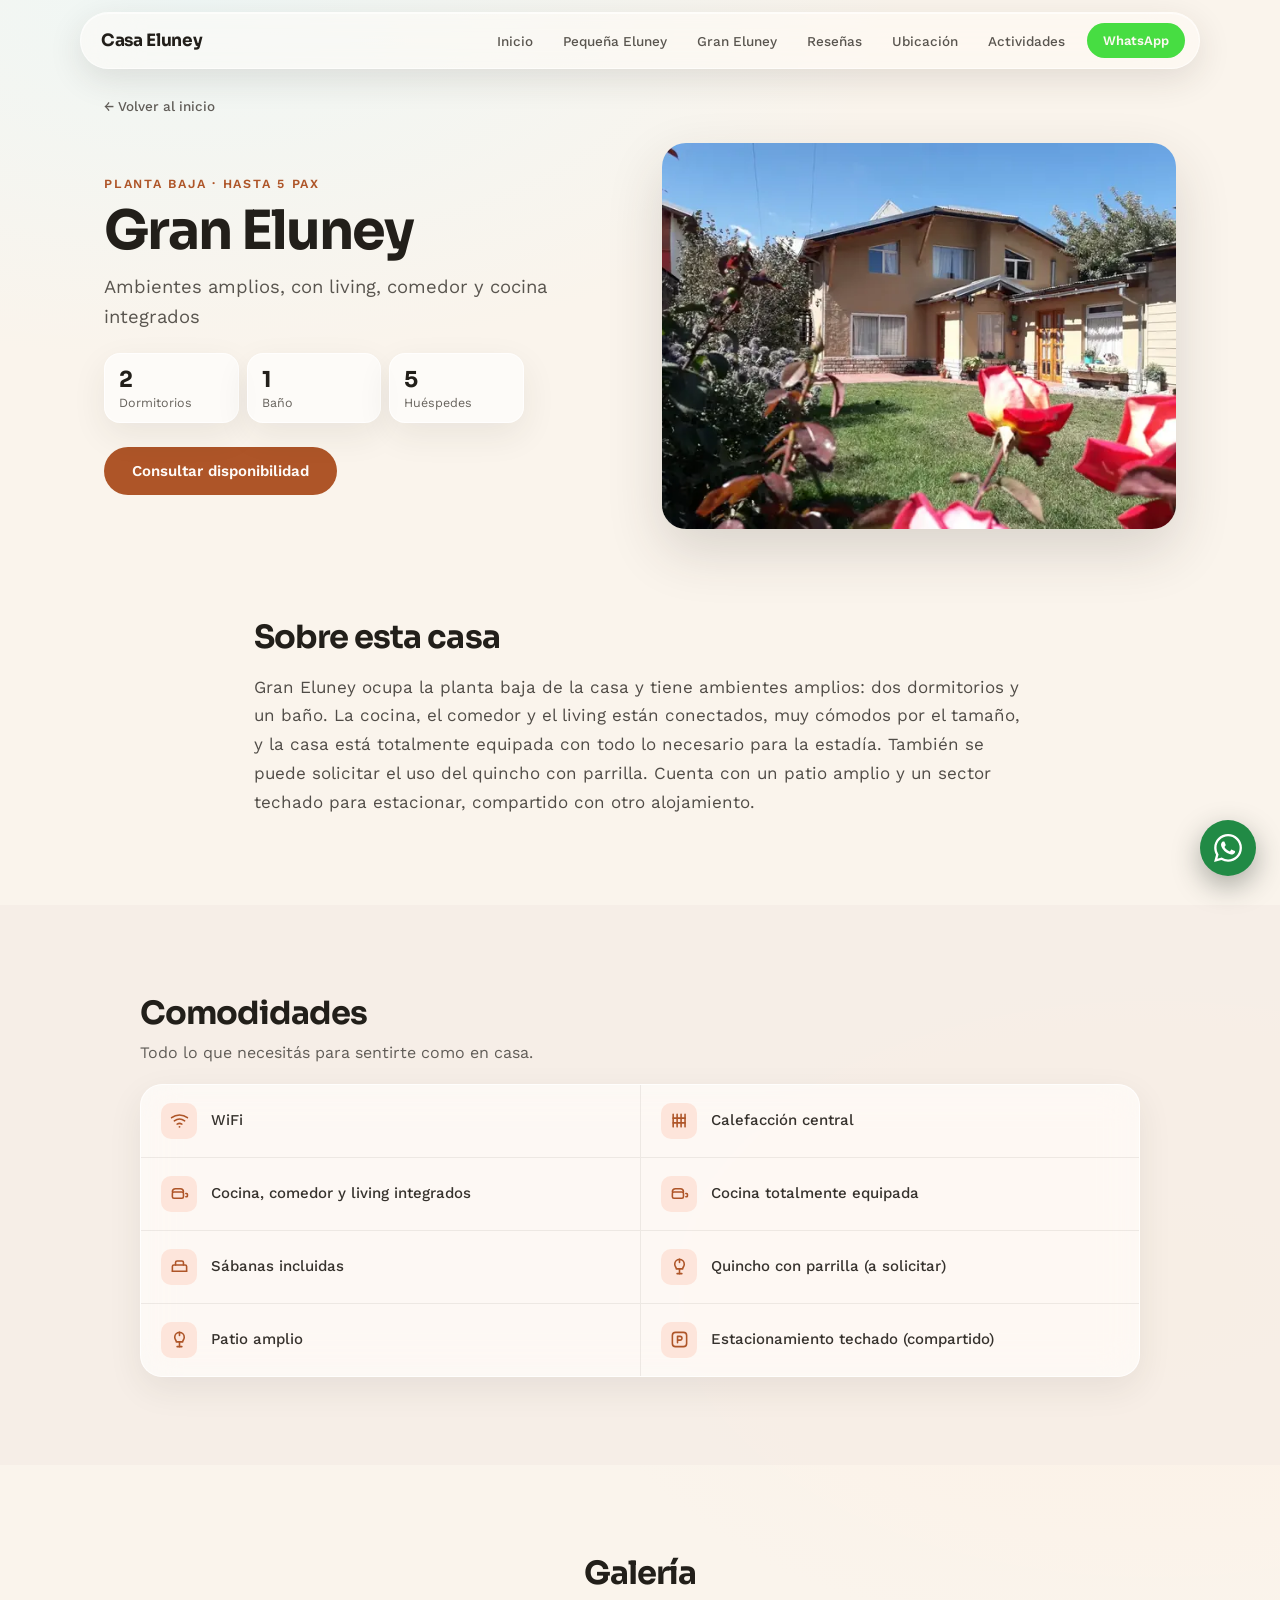
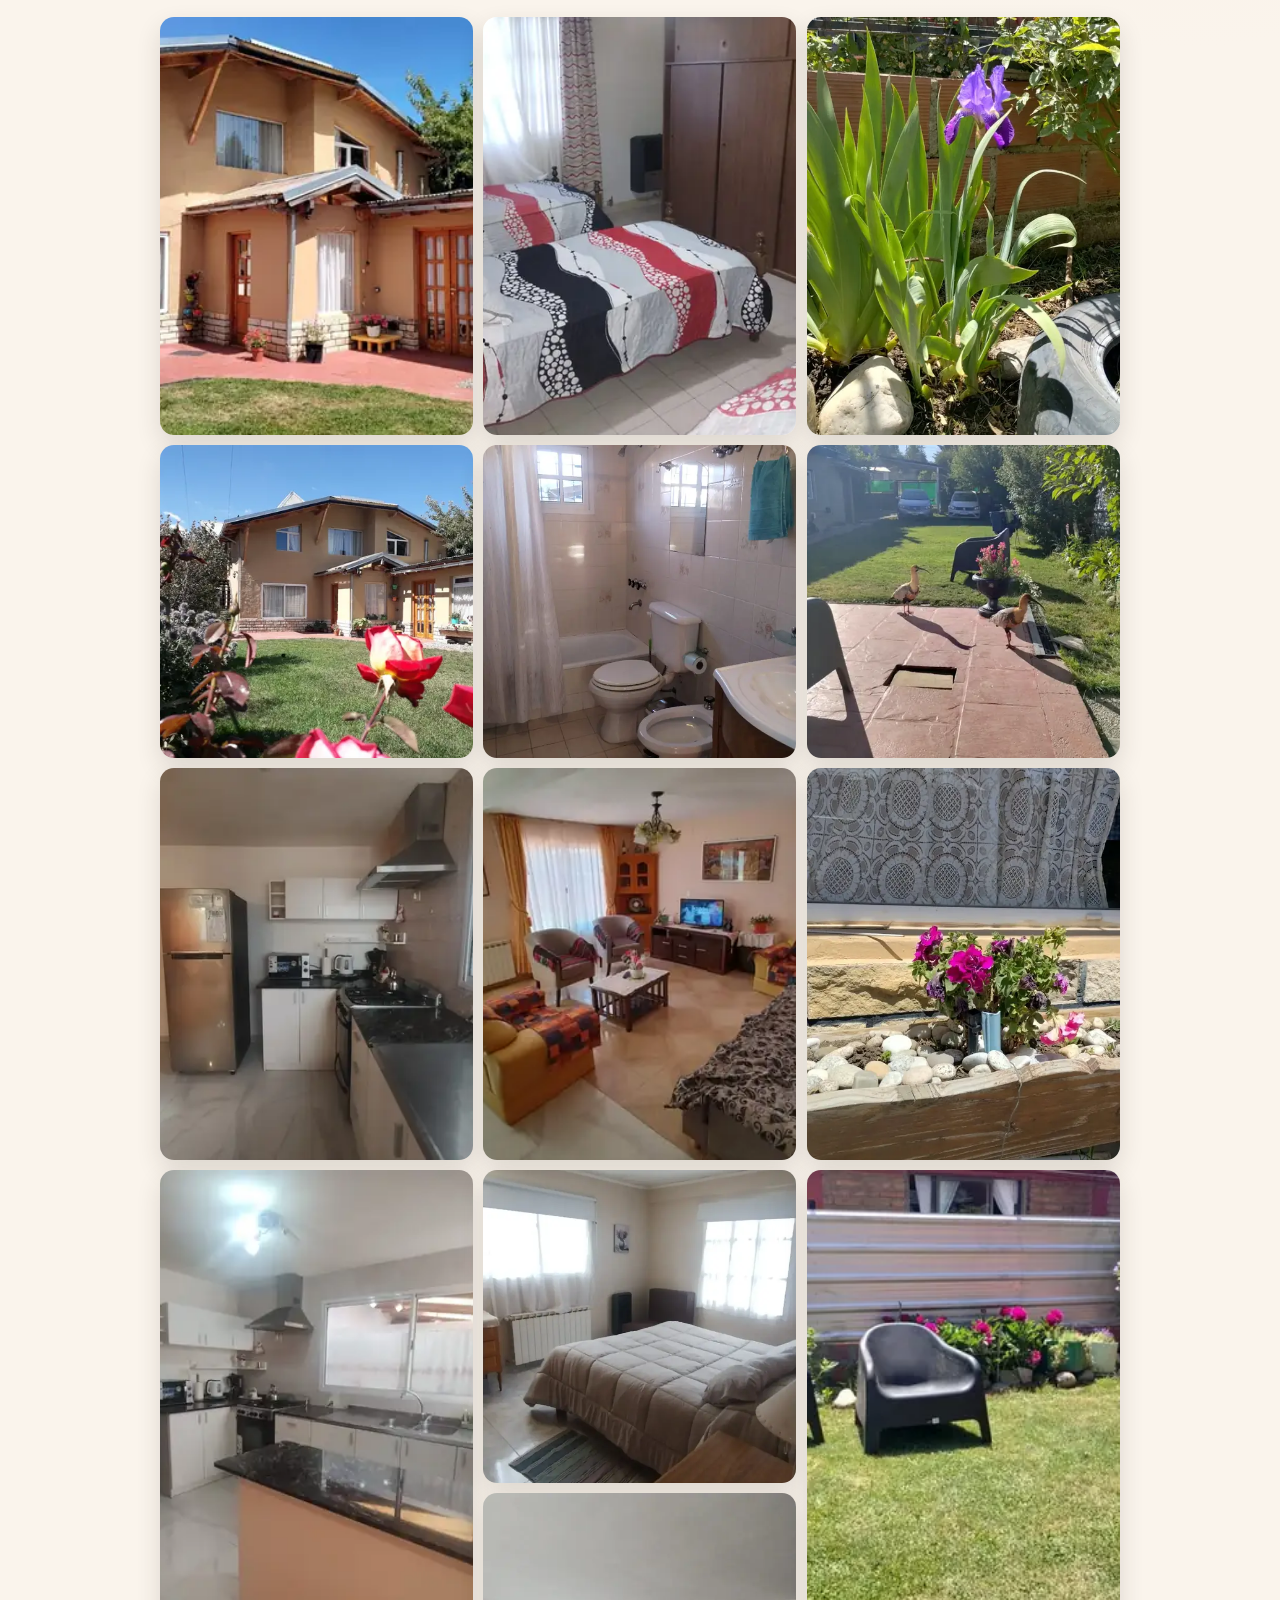
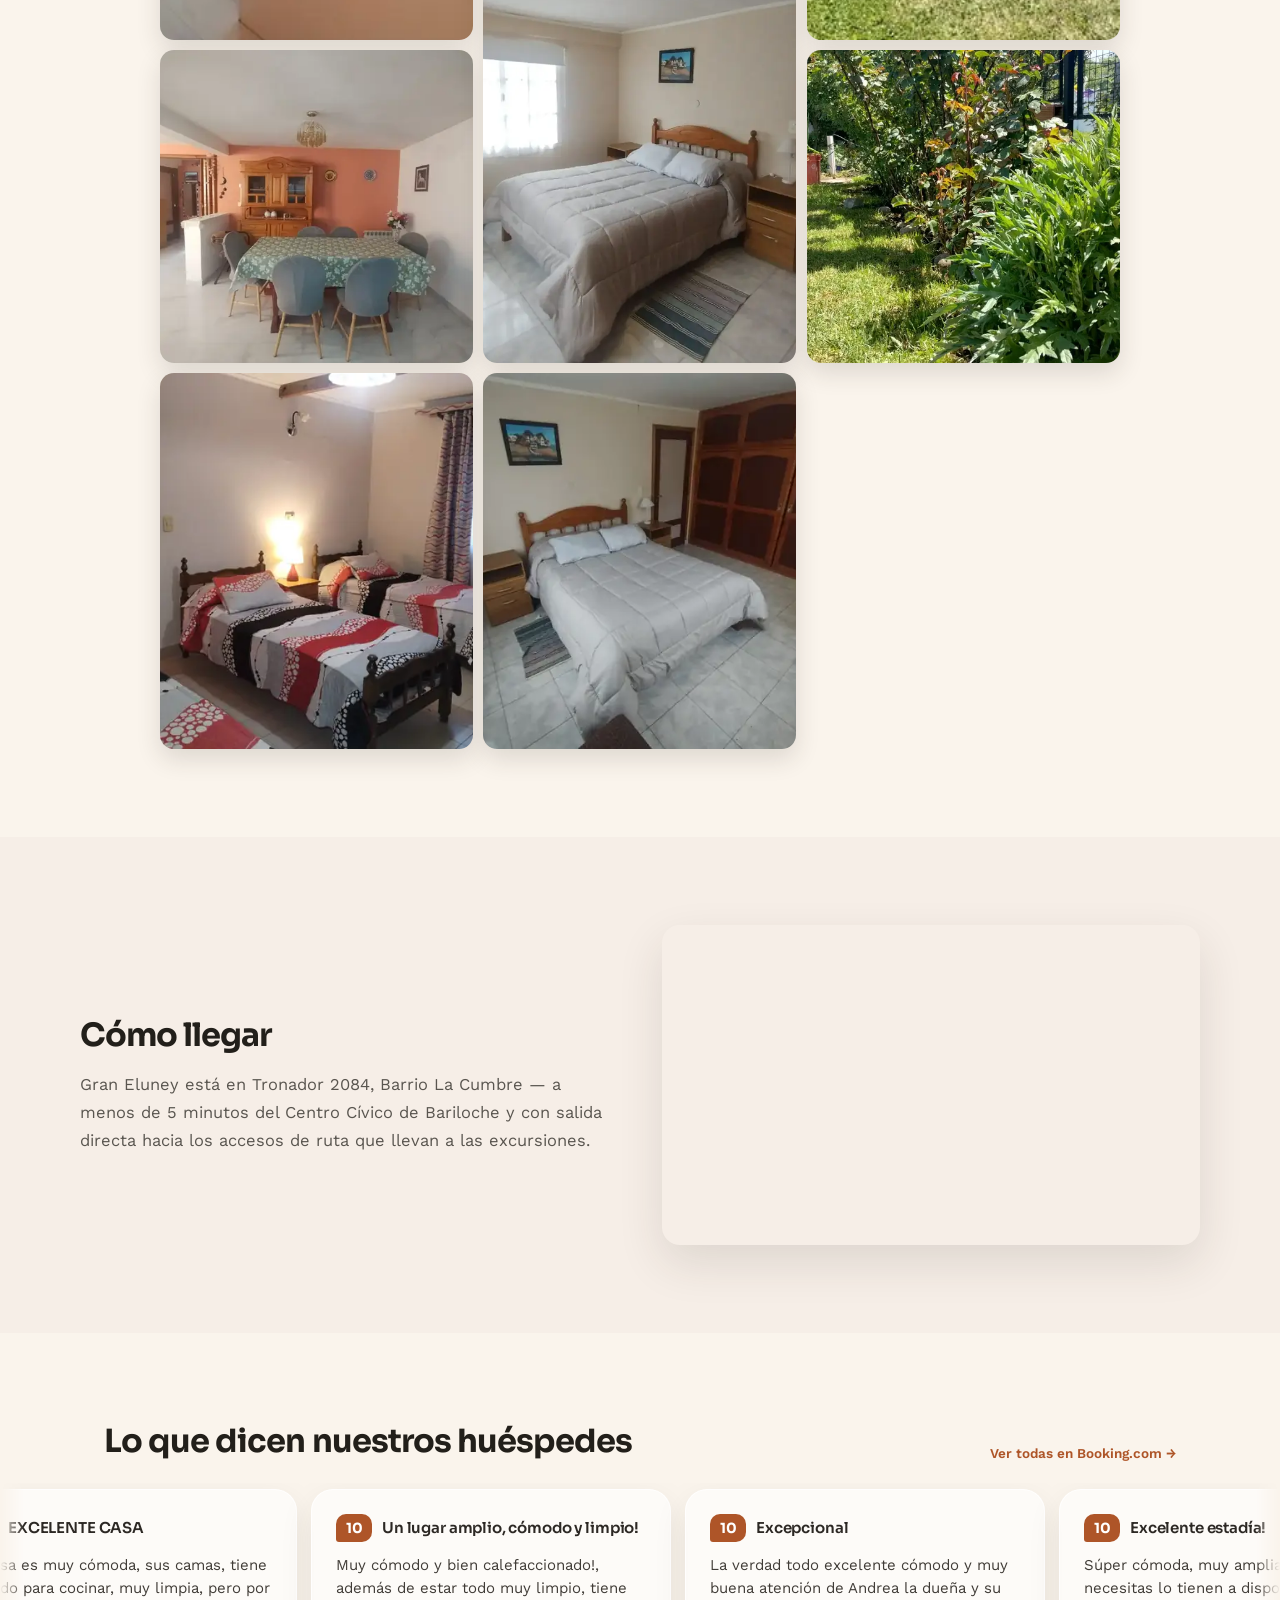
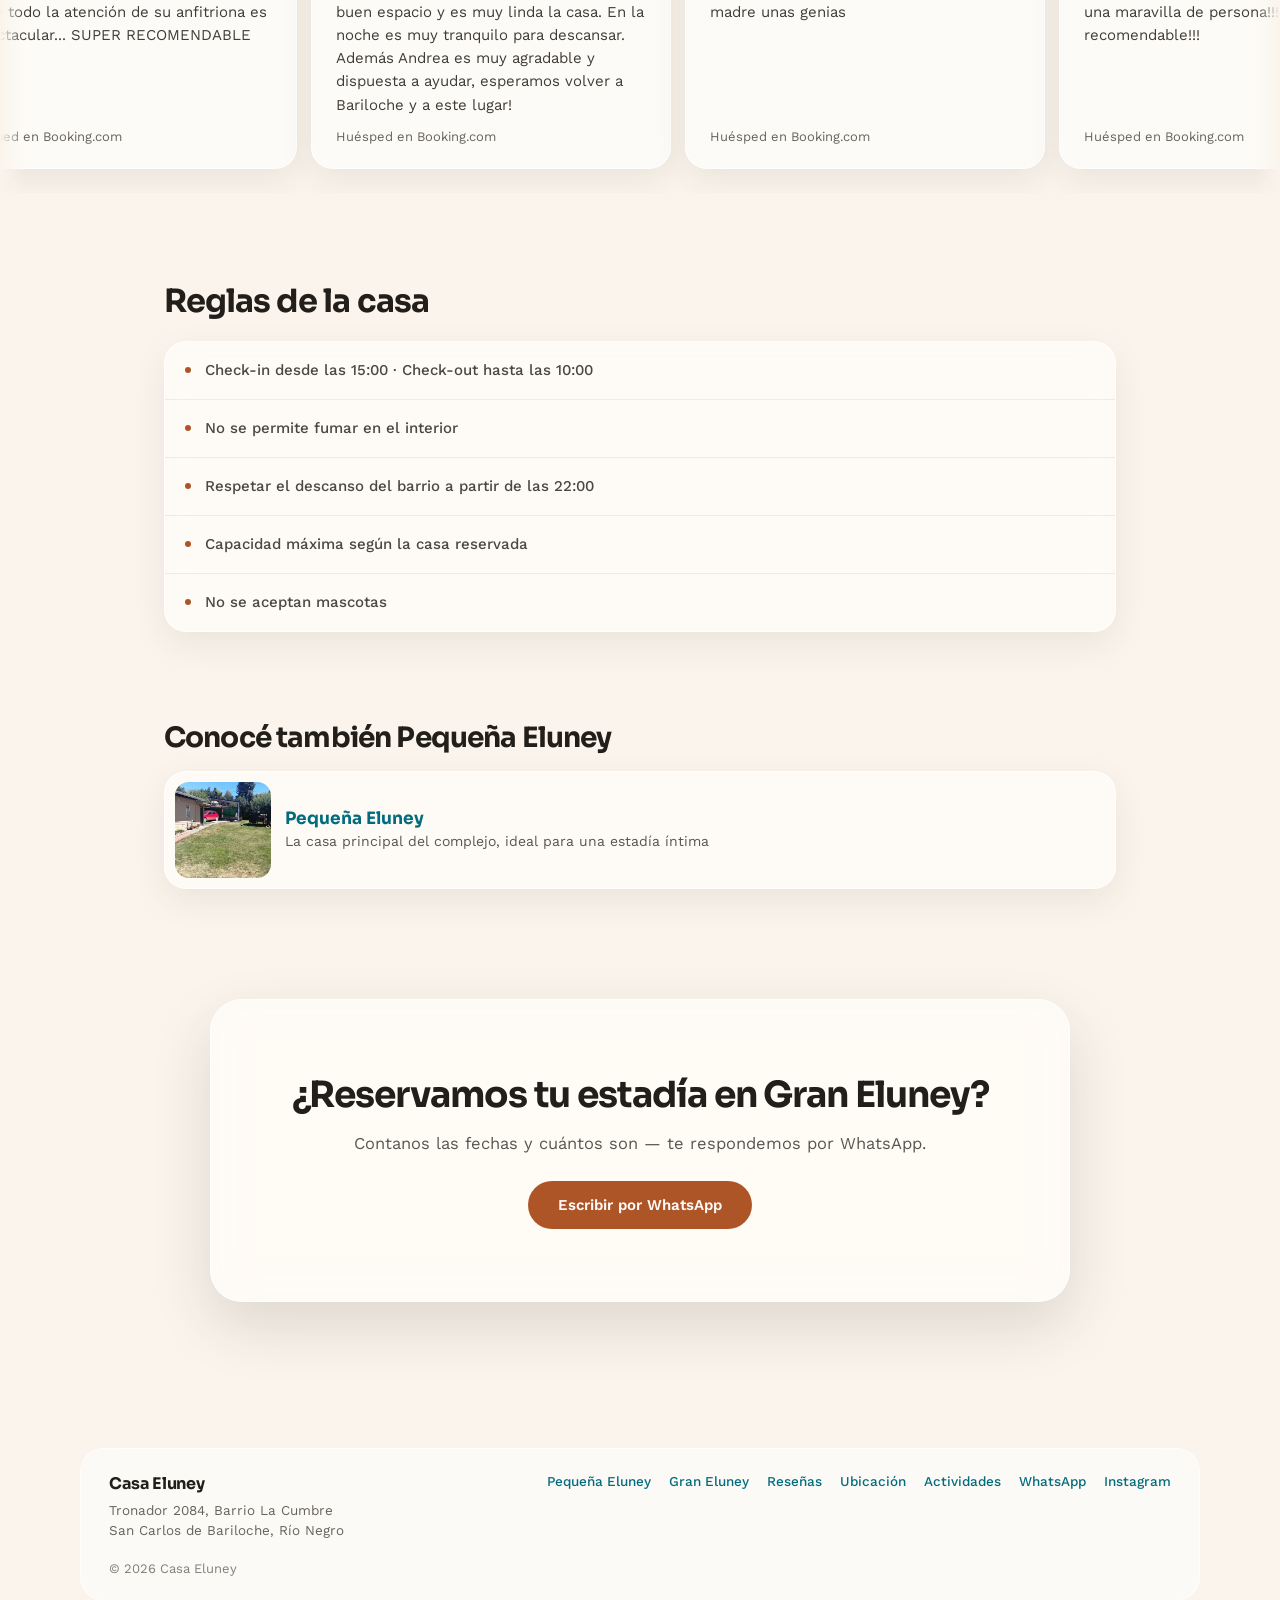
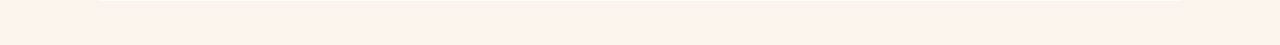
<file: gran-eluney/index.html>
<!DOCTYPE html>
<html lang="es">
<head>
<meta charset="utf-8">
<meta name="viewport" content="width=device-width, initial-scale=1">
<meta name="theme-color" content="#f6f3ee">
<!--build:head-->
<title>Gran Eluney · Casa para hasta 5 personas en Bariloche | Casa Eluney</title>
<meta name="description" content="Casa para hasta 5 personas con 2 dormitorios, living, comedor y cocina integrados, patio y quincho con parrilla, a 5 minutos del Centro Cívico de Bariloche.">
<link rel="canonical" href="https://casaeluney.ar/gran-eluney/">
<meta property="og:type" content="website">
<meta property="og:url" content="https://casaeluney.ar/gran-eluney/">
<meta property="og:title" content="Gran Eluney · Casa para hasta 5 personas en Bariloche | Casa Eluney">
<meta property="og:description" content="Casa para hasta 5 personas con 2 dormitorios, living, comedor y cocina integrados, patio y quincho con parrilla, a 5 minutos del Centro Cívico de Bariloche.">
<meta property="og:image" content="https://casaeluney.ar/images/og-gran.jpg">
<meta property="og:locale" content="es_AR">
<meta property="og:site_name" content="Casa Eluney">
<meta name="twitter:card" content="summary_large_image">
<meta name="twitter:title" content="Gran Eluney · Casa para hasta 5 personas en Bariloche | Casa Eluney">
<meta name="twitter:description" content="Casa para hasta 5 personas con 2 dormitorios, living, comedor y cocina integrados, patio y quincho con parrilla, a 5 minutos del Centro Cívico de Bariloche.">
<meta name="twitter:image" content="https://casaeluney.ar/images/og-gran.jpg">
<link rel="preload" as="image" href="/images/gran-hero.webp" imagesrcset="/images/sm/gran-hero.webp 600w, /images/gran-hero.webp 1600w" imagesizes="(min-width:769px) 540px, 92vw" fetchpriority="high">
<script type="application/ld+json">{"@context":"https://schema.org","@type":"LodgingBusiness","@id":"https://casaeluney.ar/#lodging","name":"Casa Eluney","description":"Dos casas de alquiler temporario en Barrio La Cumbre, Bariloche: Pequeña Eluney (hasta 3 personas) y Gran Eluney (hasta 5 personas), totalmente equipadas y a 5 minutos del Centro Cívico.","url":"https://casaeluney.ar/","image":["https://casaeluney.ar/images/hero-desktop.jpeg","https://casaeluney.ar/images/og-pequena.jpg","https://casaeluney.ar/images/og-gran.jpg"],"telephone":"+5492944581980","address":{"@type":"PostalAddress","streetAddress":"Tronador 2084","addressLocality":"San Carlos de Bariloche","addressRegion":"Río Negro","postalCode":"8400","addressCountry":"AR"},"checkinTime":"15:00","checkoutTime":"10:00","petsAllowed":false,"smokingAllowed":false,"sameAs":["https://www.instagram.com/alquiler.bariloche.eluney","https://www.booking.com/hotel/ar/eluney-casa-en-bariloche.es.html"],"containsPlace":[{"@id":"https://casaeluney.ar/pequena-eluney/#house"},{"@id":"https://casaeluney.ar/gran-eluney/#house"}]}</script>
<script type="application/ld+json">{"@context":"https://schema.org","@type":"House","@id":"https://casaeluney.ar/gran-eluney/#house","name":"Gran Eluney","description":"Gran Eluney ocupa la planta baja de la casa y tiene ambientes amplios: dos dormitorios y un baño. La cocina, el comedor y el living están conectados, muy cómodos por el tamaño, y la casa está totalmente equipada con todo lo necesario para la estadía. También se puede solicitar el uso del quincho con parrilla. Cuenta con un patio amplio y un sector techado para estacionar, compartido con otro alojamiento.","url":"https://casaeluney.ar/gran-eluney/","image":["https://casaeluney.ar/images/og-gran.jpg","https://casaeluney.ar/images/gran-cover.webp","https://casaeluney.ar/images/gran-hero.webp","https://casaeluney.ar/images/gran-01.webp","https://casaeluney.ar/images/gran-02.webp","https://casaeluney.ar/images/gran-03.webp","https://casaeluney.ar/images/gran-04.webp"],"numberOfRooms":2,"numberOfBedrooms":2,"numberOfBathroomsTotal":1,"occupancy":{"@type":"QuantitativeValue","maxValue":5,"unitText":"personas"},"amenityFeature":[{"@type":"LocationFeatureSpecification","name":"WiFi","value":true},{"@type":"LocationFeatureSpecification","name":"Calefacción central","value":true},{"@type":"LocationFeatureSpecification","name":"Cocina, comedor y living integrados","value":true},{"@type":"LocationFeatureSpecification","name":"Cocina totalmente equipada","value":true},{"@type":"LocationFeatureSpecification","name":"Sábanas incluidas","value":true},{"@type":"LocationFeatureSpecification","name":"Quincho con parrilla (a solicitar)","value":true},{"@type":"LocationFeatureSpecification","name":"Patio amplio","value":true},{"@type":"LocationFeatureSpecification","name":"Estacionamiento techado (compartido)","value":true}],"petsAllowed":false,"address":{"@type":"PostalAddress","streetAddress":"Tronador 2084","addressLocality":"San Carlos de Bariloche","addressRegion":"Río Negro","postalCode":"8400","addressCountry":"AR"},"containedInPlace":{"@id":"https://casaeluney.ar/#lodging"}}</script>
<script type="application/ld+json">{"@context":"https://schema.org","@type":"BreadcrumbList","itemListElement":[{"@type":"ListItem","position":1,"name":"Casa Eluney","item":"https://casaeluney.ar/"},{"@type":"ListItem","position":2,"name":"Gran Eluney","item":"https://casaeluney.ar/gran-eluney/"}]}</script>
<!--/build:head-->
<link rel="preconnect" href="https://fonts.googleapis.com">
<link rel="preconnect" href="https://fonts.gstatic.com" crossorigin>
<link href="https://fonts.googleapis.com/css2?family=Sora:wght@600;700&amp;family=Work+Sans:wght@400;500;600&amp;display=swap" rel="stylesheet">
<link rel="stylesheet" href="/css/style.css?v=8">
</head>
<body data-house="gran">
<div class="page">

  <header style="position:fixed;top:0;left:0;right:0;z-index:50;padding:12px 16px">
    <div style="max-width:1120px;margin:0 auto;padding:10px 14px 10px 20px;display:flex;align-items:center;justify-content:space-between;gap:12px;flex-wrap:nowrap;background:oklch(99% 0.006 75 / 0.62);backdrop-filter:blur(28px) saturate(190%);-webkit-backdrop-filter:blur(28px) saturate(190%);border:1px solid oklch(100% 0 0 / 0.55);border-radius:100px;box-shadow:0 1px 0 oklch(100% 0 0 / 0.6) inset,0 10px 34px oklch(30% 0.02 75 / 0.12)">
      <a href="/" style="font-family:'Sora',sans-serif;font-weight:700;font-size:17px;letter-spacing:-0.02em;color:oklch(24% 0.01 75)">Casa Eluney</a>
      <button id="nav-toggle" class="nav-toggle" aria-label="Menú" aria-expanded="false" aria-controls="nav-mobile">
          <svg width="22" height="22" viewBox="0 0 24 24" fill="none" stroke="currentColor" stroke-width="2" stroke-linecap="round"><line x1="3" y1="6" x2="21" y2="6"/><line x1="3" y1="12" x2="21" y2="12"/><line x1="3" y1="18" x2="21" y2="18"/></svg>
        </button>
      <nav id="main-nav" style="align-items:center;gap:6px;flex-wrap:nowrap">
        <a href="/" class="h-nav" style="font-size:13.5px;font-weight:500;color:oklch(45% 0.01 75);padding:8px 12px;border-radius:100px;transition:background .2s ease;white-space:nowrap">Inicio</a>
        <a href="/pequena-eluney/" class="nav-house-link nav-house h-nav" data-house="pequena" style="font-size:13.5px;font-weight:500;color:oklch(45% 0.01 75);background:transparent;padding:8px 12px;border-radius:100px;transition:background .2s ease;white-space:nowrap">Pequeña Eluney</a>
        <a href="/gran-eluney/" class="nav-house-link nav-house active h-nav" data-house="gran" style="font-size:13.5px;font-weight:500;color:oklch(45% 0.01 75);background:transparent;padding:8px 12px;border-radius:100px;transition:background .2s ease;white-space:nowrap">Gran Eluney</a>
        <a href="/#resenas" class="h-nav" style="font-size:13.5px;font-weight:500;color:oklch(45% 0.01 75);padding:8px 12px;border-radius:100px;transition:background .2s ease;white-space:nowrap">Reseñas</a>
        <a href="/#ubicacion" class="h-nav" style="font-size:13.5px;font-weight:500;color:oklch(45% 0.01 75);padding:8px 12px;border-radius:100px;transition:background .2s ease;white-space:nowrap">Ubicación</a>
        <a href="/#actividades" class="h-nav" style="font-size:13.5px;font-weight:500;color:oklch(45% 0.01 75);padding:8px 12px;border-radius:100px;transition:background .2s ease;white-space:nowrap">Actividades</a>
        <a href="https://wa.me/5492944581980?text=Hola!%20Quiero%20consultar%20disponibilidad%20de%20Gran%20Eluney%20en%20Bariloche." class="wa-link h-wa" target="_blank" rel="noopener" style="font-size:13px;font-weight:600;color:oklch(98% 0.01 75);padding:10px 16px;border-radius:100px;margin-left:4px;transition:transform .2s ease,background .2s ease;white-space:nowrap;background-color:#47DD42">WhatsApp</a>
      </nav>
    </div>
  </header>

  <div id="nav-mobile" class="nav-mobile">
    <a href="/" class="nav-m">Inicio</a>
    <a href="/pequena-eluney/" class="nav-house nav-m" data-house="pequena">Pequeña Eluney</a>
    <a href="/gran-eluney/" class="nav-house active nav-m" data-house="gran">Gran Eluney</a>
    <a href="/#resenas" class="nav-m">Reseñas</a>
    <a href="/#ubicacion" class="nav-m">Ubicación</a>
    <a href="/#actividades" class="nav-m">Actividades</a>
    <a href="https://wa.me/5492944581980?text=Hola!%20Quiero%20consultar%20disponibilidad%20de%20Gran%20Eluney%20en%20Bariloche." class="wa-link nav-m">WhatsApp</a>
  </div>

  <!--build:main-->
  <main id="view-house">
    <div class="nav-below-header-lg" style="max-width:1120px;margin:0 auto;padding:96px 24px 0">
      <a href="/" style="font-size:13.5px;font-weight:500;color:oklch(48% 0.01 75)">← Volver al inicio</a>
    </div>

    <section class="grid-split" style="max-width:1120px;margin:0 auto;padding:28px 24px clamp(56px,8vw,88px)">
      <div style="animation:fadeUp .6s ease both">
        <div style="font-size:12.5px;font-weight:600;letter-spacing:.14em;text-transform:uppercase;color:oklch(55% 0.13 45)">PLANTA BAJA · HASTA 5 PAX</div>
        <h1 style="font-family:'Sora',sans-serif;font-size:clamp(32px,5.2vw,54px);line-height:1.05;font-weight:700;letter-spacing:-0.035em;margin:12px 0 12px">Gran Eluney</h1>
        <p style="font-size:clamp(16px,2.2vw,18.5px);line-height:1.6;color:oklch(45% 0.01 75);margin:0 0 22px;max-width:480px">Ambientes amplios, con living, comedor y cocina integrados</p>
        <div class="stats">
      <div class="stat glass">
        <div style="font-family:'Sora',sans-serif;font-size:22px;font-weight:700;letter-spacing:-0.02em">2</div>
        <div style="font-size:12.5px;color:oklch(50% 0.01 75);margin-top:2px">Dormitorios</div>
      </div>
      <div class="stat glass">
        <div style="font-family:'Sora',sans-serif;font-size:22px;font-weight:700;letter-spacing:-0.02em">1</div>
        <div style="font-size:12.5px;color:oklch(50% 0.01 75);margin-top:2px">Baño</div>
      </div>
      <div class="stat glass">
        <div style="font-family:'Sora',sans-serif;font-size:22px;font-weight:700;letter-spacing:-0.02em">5</div>
        <div style="font-size:12.5px;color:oklch(50% 0.01 75);margin-top:2px">Huéspedes</div>
      </div></div>
        <a href="https://wa.me/5492944581980?text=Hola!%20Quiero%20consultar%20disponibilidad%20de%20Gran%20Eluney%20en%20Bariloche." class="wa-link h-lift btn-cta" target="_blank" rel="noopener" style="font-size:15px;font-weight:600;background:oklch(55% 0.13 45);color:oklch(99% 0.005 75);padding:15px 28px;border-radius:100px;transition:transform .2s ease">Consultar disponibilidad</a>
      </div>
      <div>
        <div style="border-radius:24px;overflow:hidden;aspect-ratio:4/3;box-shadow:0 22px 55px oklch(30% 0.02 75 / 0.16)"><img class="fill" fetchpriority="high" src="/images/gran-hero.webp" srcset="/images/sm/gran-hero.webp 600w, /images/gran-hero.webp 1600w" sizes="(min-width:769px) 540px, 92vw" alt="Casa Eluney con jardín y rosas"></div>
      </div>
    </section>

    <section style="max-width:820px;margin:0 auto;padding:0 24px clamp(56px,8vw,88px)">
      <h2 style="font-family:'Sora',sans-serif;font-size:clamp(24px,3.2vw,32px);font-weight:700;letter-spacing:-0.03em;margin:0 0 16px">Sobre esta casa</h2>
      <p style="font-size:clamp(16px,2vw,17px);line-height:1.7;color:oklch(42% 0.01 75);margin:0">Gran Eluney ocupa la planta baja de la casa y tiene ambientes amplios: dos dormitorios y un baño. La cocina, el comedor y el living están conectados, muy cómodos por el tamaño, y la casa está totalmente equipada con todo lo necesario para la estadía. También se puede solicitar el uso del quincho con parrilla. Cuenta con un patio amplio y un sector techado para estacionar, compartido con otro alojamiento.</p>
    </section>

    <section style="padding:clamp(56px,8vw,88px) 24px;background:oklch(95% 0.014 70 / 0.7)">
      <div style="max-width:1000px;margin:0 auto">
        <h2 style="font-family:'Sora',sans-serif;font-size:clamp(24px,3.2vw,32px);font-weight:700;letter-spacing:-0.03em;margin:0 0 10px">Comodidades</h2>
        <p style="font-size:16px;color:oklch(48% 0.01 75);margin:0 0 22px">Todo lo que necesitás para sentirte como en casa.</p>
        <div class="list-group cols-2 glass">
      <div class="list-row">
        <div class="list-icon" style="background:oklch(94% 0.03 45);color:oklch(55% 0.13 45)"><svg width="21" height="21" viewBox="0 0 24 24" fill="none" stroke="currentColor" stroke-width="2" stroke-linecap="round"><path d="M2 8.5a16 16 0 0 1 20 0"></path><path d="M5.5 12.5a11 11 0 0 1 13 0"></path><path d="M9 16.5a6 6 0 0 1 6 0"></path><circle cx="12" cy="20" r="1.2" fill="currentColor" stroke="none"></circle></svg></div>
        <div class="list-label">WiFi</div>
      </div>
      <div class="list-row">
        <div class="list-icon" style="background:oklch(94% 0.03 45);color:oklch(55% 0.13 45)"><svg width="21" height="21" viewBox="0 0 24 24" fill="none" stroke="currentColor" stroke-width="2" stroke-linecap="round"><path d="M4 4v16M9 4v16M14 4v16M19 4v16"></path><path d="M4 9h15M4 15h15"></path></svg></div>
        <div class="list-label">Calefacción central</div>
      </div>
      <div class="list-row">
        <div class="list-icon" style="background:oklch(94% 0.03 45);color:oklch(55% 0.13 45)"><svg width="21" height="21" viewBox="0 0 24 24" fill="none" stroke="currentColor" stroke-width="2" stroke-linecap="round"><rect x="3" y="10" width="14" height="8" rx="2"></rect><path d="M3 10a4 4 0 0 1 4-4h6a4 4 0 0 1 4 4"></path><path d="M20 12h1a1 1 0 0 1 1 1v2a1 1 0 0 1-1 1h-1"></path></svg></div>
        <div class="list-label">Cocina, comedor y living integrados</div>
      </div>
      <div class="list-row">
        <div class="list-icon" style="background:oklch(94% 0.03 45);color:oklch(55% 0.13 45)"><svg width="21" height="21" viewBox="0 0 24 24" fill="none" stroke="currentColor" stroke-width="2" stroke-linecap="round"><rect x="3" y="10" width="14" height="8" rx="2"></rect><path d="M3 10a4 4 0 0 1 4-4h6a4 4 0 0 1 4 4"></path><path d="M20 12h1a1 1 0 0 1 1 1v2a1 1 0 0 1-1 1h-1"></path></svg></div>
        <div class="list-label">Cocina totalmente equipada</div>
      </div>
      <div class="list-row">
        <div class="list-icon" style="background:oklch(94% 0.03 45);color:oklch(55% 0.13 45)"><svg width="21" height="21" viewBox="0 0 24 24" fill="none" stroke="currentColor" stroke-width="2" stroke-linecap="round" stroke-linejoin="round"><path d="M3 18v-6a2 2 0 0 1 2-2h14a2 2 0 0 1 2 2v6"></path><path d="M3 18h18"></path><path d="M7 10V7a2 2 0 0 1 2-2h6a2 2 0 0 1 2 2v3"></path></svg></div>
        <div class="list-label">Sábanas incluidas</div>
      </div>
      <div class="list-row">
        <div class="list-icon" style="background:oklch(94% 0.03 45);color:oklch(55% 0.13 45)"><svg width="21" height="21" viewBox="0 0 24 24" fill="none" stroke="currentColor" stroke-width="2" stroke-linecap="round" stroke-linejoin="round"><path d="M12 3v4"></path><path d="M6 9a6 6 0 0 1 12 0c0 3-2 4-2 6H8c0-2-2-3-2-6z"></path><path d="M9 21h6"></path><path d="M12 15v6"></path></svg></div>
        <div class="list-label">Quincho con parrilla (a solicitar)</div>
      </div>
      <div class="list-row">
        <div class="list-icon" style="background:oklch(94% 0.03 45);color:oklch(55% 0.13 45)"><svg width="21" height="21" viewBox="0 0 24 24" fill="none" stroke="currentColor" stroke-width="2" stroke-linecap="round" stroke-linejoin="round"><path d="M12 3v4"></path><path d="M6 9a6 6 0 0 1 12 0c0 3-2 4-2 6H8c0-2-2-3-2-6z"></path><path d="M9 21h6"></path><path d="M12 15v6"></path></svg></div>
        <div class="list-label">Patio amplio</div>
      </div>
      <div class="list-row">
        <div class="list-icon" style="background:oklch(94% 0.03 45);color:oklch(55% 0.13 45)"><svg width="21" height="21" viewBox="0 0 24 24" fill="none" stroke="currentColor" stroke-width="2" stroke-linecap="round" stroke-linejoin="round"><rect x="3" y="3" width="18" height="18" rx="4"></rect><path d="M9.5 16V8h3.2a2.4 2.4 0 0 1 0 4.8H9.5"></path></svg></div>
        <div class="list-label">Estacionamiento techado (compartido)</div>
      </div></div>
      </div>
    </section>

    <section style="max-width:1120px;margin:0 auto;padding:clamp(56px,8vw,88px) 24px 0">
      <h2 style="font-family:'Sora',sans-serif;font-size:clamp(24px,3.2vw,32px);font-weight:700;letter-spacing:-0.03em;margin:0 0 24px;text-align:center">Galería</h2>
      <div class="photo-masonry" style="column-count:2;column-gap:10px;max-width:840px;margin:0 auto">
      <button type="button" class="gallery-item reveal-photo h-photo press" data-photo="0" aria-label="Ampliar foto 1 de Gran Eluney" style="--tilt:-2deg;break-inside:avoid;margin-bottom:10px;border-radius:14px;overflow:hidden;box-shadow:0 10px 24px oklch(30% 0.02 75 / 0.14);aspect-ratio:3/4;transition:transform .35s ease">
        <img class="fill" loading="lazy" decoding="async" src="/images/sm/gran-cover.webp" alt="Frente de Gran Eluney con patio de entrada">
      </button>
      <button type="button" class="gallery-item reveal-photo h-photo press" data-photo="1" aria-label="Ampliar foto 2 de Gran Eluney" style="--tilt:1.5deg;break-inside:avoid;margin-bottom:10px;border-radius:14px;overflow:hidden;box-shadow:0 10px 24px oklch(30% 0.02 75 / 0.14);aspect-ratio:1/1;transition:transform .35s ease">
        <img class="fill" loading="lazy" decoding="async" src="/images/sm/gran-hero.webp" alt="Casa Eluney con jardín y rosas">
      </button>
      <button type="button" class="gallery-item reveal-photo h-photo press" data-photo="2" aria-label="Ampliar foto 3 de Gran Eluney" style="--tilt:-1deg;break-inside:avoid;margin-bottom:10px;border-radius:14px;overflow:hidden;box-shadow:0 10px 24px oklch(30% 0.02 75 / 0.14);aspect-ratio:4/5;transition:transform .35s ease">
        <img class="fill" loading="lazy" decoding="async" src="/images/sm/gran-01.webp" alt="Cocina de Gran Eluney con heladera y horno">
      </button>
      <button type="button" class="gallery-item reveal-photo h-photo press" data-photo="3" aria-label="Ampliar foto 4 de Gran Eluney" style="--tilt:2deg;break-inside:avoid;margin-bottom:10px;border-radius:14px;overflow:hidden;box-shadow:0 10px 24px oklch(30% 0.02 75 / 0.14);aspect-ratio:2/3;transition:transform .35s ease">
        <img class="fill" loading="lazy" decoding="async" src="/images/sm/gran-02.webp" alt="Cocina amplia de Gran Eluney con desayunador">
      </button>
      <button type="button" class="gallery-item reveal-photo h-photo press" data-photo="4" aria-label="Ampliar foto 5 de Gran Eluney" style="--tilt:-1.5deg;break-inside:avoid;margin-bottom:10px;border-radius:14px;overflow:hidden;box-shadow:0 10px 24px oklch(30% 0.02 75 / 0.14);aspect-ratio:1/1;transition:transform .35s ease">
        <img class="fill" loading="lazy" decoding="async" src="/images/sm/gran-03.webp" alt="Comedor de Gran Eluney">
      </button>
      <button type="button" class="gallery-item reveal-photo h-photo press" data-photo="5" aria-label="Ampliar foto 6 de Gran Eluney" style="--tilt:1deg;break-inside:avoid;margin-bottom:10px;border-radius:14px;overflow:hidden;box-shadow:0 10px 24px oklch(30% 0.02 75 / 0.14);aspect-ratio:5/6;transition:transform .35s ease">
        <img class="fill" loading="lazy" decoding="async" src="/images/sm/gran-04.webp" alt="Dormitorio de Gran Eluney con dos camas">
      </button>
      <button type="button" class="gallery-item reveal-photo h-photo press" data-photo="6" aria-label="Ampliar foto 7 de Gran Eluney" style="--tilt:-2deg;break-inside:avoid;margin-bottom:10px;border-radius:14px;overflow:hidden;box-shadow:0 10px 24px oklch(30% 0.02 75 / 0.14);aspect-ratio:3/4;transition:transform .35s ease">
        <img class="fill" loading="lazy" decoding="async" src="/images/sm/gran-05.webp" alt="Dormitorio de Gran Eluney con camas y placard">
      </button>
      <button type="button" class="gallery-item reveal-photo h-photo press" data-photo="7" aria-label="Ampliar foto 8 de Gran Eluney" style="--tilt:1.5deg;break-inside:avoid;margin-bottom:10px;border-radius:14px;overflow:hidden;box-shadow:0 10px 24px oklch(30% 0.02 75 / 0.14);aspect-ratio:1/1;transition:transform .35s ease">
        <img class="fill" loading="lazy" decoding="async" src="/images/sm/gran-06.webp" alt="Baño de Gran Eluney con bañera">
      </button>
      <button type="button" class="gallery-item reveal-photo h-photo press" data-photo="8" aria-label="Ampliar foto 9 de Gran Eluney" style="--tilt:-1deg;break-inside:avoid;margin-bottom:10px;border-radius:14px;overflow:hidden;box-shadow:0 10px 24px oklch(30% 0.02 75 / 0.14);aspect-ratio:4/5;transition:transform .35s ease">
        <img class="fill" loading="lazy" decoding="async" src="/images/sm/gran-07.webp" alt="Living de Gran Eluney con sillones y TV">
      </button>
      <button type="button" class="gallery-item reveal-photo h-photo press" data-photo="9" aria-label="Ampliar foto 10 de Gran Eluney" style="--tilt:2deg;break-inside:avoid;margin-bottom:10px;border-radius:14px;overflow:hidden;box-shadow:0 10px 24px oklch(30% 0.02 75 / 0.14);aspect-ratio:1/1;transition:transform .35s ease">
        <img class="fill" loading="lazy" decoding="async" src="/images/sm/gran-09.webp" alt="Dormitorio matrimonial de Gran Eluney">
      </button>
      <button type="button" class="gallery-item reveal-photo h-photo press" data-photo="10" aria-label="Ampliar foto 11 de Gran Eluney" style="--tilt:-1.5deg;break-inside:avoid;margin-bottom:10px;border-radius:14px;overflow:hidden;box-shadow:0 10px 24px oklch(30% 0.02 75 / 0.14);aspect-ratio:2/3;transition:transform .35s ease">
        <img class="fill" loading="lazy" decoding="async" src="/images/sm/gran-10.webp" alt="Dormitorio matrimonial de Gran Eluney con mesas de luz">
      </button>
      <button type="button" class="gallery-item reveal-photo h-photo press" data-photo="11" aria-label="Ampliar foto 12 de Gran Eluney" style="--tilt:1deg;break-inside:avoid;margin-bottom:10px;border-radius:14px;overflow:hidden;box-shadow:0 10px 24px oklch(30% 0.02 75 / 0.14);aspect-ratio:5/6;transition:transform .35s ease">
        <img class="fill" loading="lazy" decoding="async" src="/images/sm/gran-11.webp" alt="Dormitorio matrimonial de Gran Eluney con placard">
      </button>
      <button type="button" class="gallery-item reveal-photo h-photo press" data-photo="12" aria-label="Ampliar foto 13 de Gran Eluney" style="--tilt:-2deg;break-inside:avoid;margin-bottom:10px;border-radius:14px;overflow:hidden;box-shadow:0 10px 24px oklch(30% 0.02 75 / 0.14);aspect-ratio:3/4;transition:transform .35s ease">
        <img class="fill" loading="lazy" decoding="async" src="/images/sm/shared-01.webp" alt="Lirios en el jardín de Casa Eluney">
      </button>
      <button type="button" class="gallery-item reveal-photo h-photo press" data-photo="13" aria-label="Ampliar foto 14 de Gran Eluney" style="--tilt:1.5deg;break-inside:avoid;margin-bottom:10px;border-radius:14px;overflow:hidden;box-shadow:0 10px 24px oklch(30% 0.02 75 / 0.14);aspect-ratio:1/1;transition:transform .35s ease">
        <img class="fill" loading="lazy" decoding="async" src="/images/sm/shared-07.webp" alt="Patio con sillones en el jardín de Casa Eluney">
      </button>
      <button type="button" class="gallery-item reveal-photo h-photo press" data-photo="14" aria-label="Ampliar foto 15 de Gran Eluney" style="--tilt:-1deg;break-inside:avoid;margin-bottom:10px;border-radius:14px;overflow:hidden;box-shadow:0 10px 24px oklch(30% 0.02 75 / 0.14);aspect-ratio:4/5;transition:transform .35s ease">
        <img class="fill" loading="lazy" decoding="async" src="/images/sm/shared-02.webp" alt="Cantero con flores en el patio de Casa Eluney">
      </button>
      <button type="button" class="gallery-item reveal-photo h-photo press" data-photo="15" aria-label="Ampliar foto 16 de Gran Eluney" style="--tilt:2deg;break-inside:avoid;margin-bottom:10px;border-radius:14px;overflow:hidden;box-shadow:0 10px 24px oklch(30% 0.02 75 / 0.14);aspect-ratio:2/3;transition:transform .35s ease">
        <img class="fill" loading="lazy" decoding="async" src="/images/sm/shared-08.webp" alt="Jardín con sillones exteriores en Casa Eluney">
      </button>
      <button type="button" class="gallery-item reveal-photo h-photo press" data-photo="16" aria-label="Ampliar foto 17 de Gran Eluney" style="--tilt:-1.5deg;break-inside:avoid;margin-bottom:10px;border-radius:14px;overflow:hidden;box-shadow:0 10px 24px oklch(30% 0.02 75 / 0.14);aspect-ratio:1/1;transition:transform .35s ease">
        <img class="fill" loading="lazy" decoding="async" src="/images/sm/shared-03.webp" alt="Plantas y árboles del jardín de Casa Eluney">
      </button></div>
    </section>

    <section style="padding:clamp(56px,8vw,88px) 24px;margin-top:clamp(56px,8vw,88px);background:oklch(95% 0.014 70 / 0.7)">
      <div class="grid-split" style="max-width:1120px;margin:0 auto">
        <div>
          <h2 style="font-family:'Sora',sans-serif;font-size:clamp(24px,3.2vw,32px);font-weight:700;letter-spacing:-0.03em;margin:0 0 16px">Cómo llegar</h2>
          <p style="font-size:16.5px;line-height:1.7;color:oklch(45% 0.01 75);margin:0">Gran Eluney está en Tronador 2084, Barrio La Cumbre — a menos de 5 minutos del Centro Cívico de Bariloche y con salida directa hacia los accesos de ruta que llevan a las excursiones.</p>
        </div>
        <div>
          <div class="map-frame">
            <iframe title="Mapa de la ubicación de Gran Eluney en Bariloche" loading="lazy" style="width:100%;height:100%;border:0;display:block" src="https://maps.google.com/maps?q=Tronador+2084,+Barrio+La+Cumbre,+San+Carlos+de+Bariloche&output=embed"></iframe>
          </div>
        </div>
      </div>
    </section>

    
    <section class="reviews" style="padding:clamp(56px,8vw,88px) 0 0">
      <div style="max-width:1120px;margin:0 auto 22px;padding:0 24px;display:flex;justify-content:space-between;align-items:end;gap:12px;flex-wrap:wrap">
        <h2 style="font-family:'Sora',sans-serif;font-size:clamp(24px,3.2vw,32px);font-weight:700;letter-spacing:-0.03em;margin:0">Lo que dicen nuestros huéspedes</h2>
        <a href="https://www.booking.com/hotel/ar/eluney-casa-en-bariloche.es.html#tab-reviews" target="_blank" rel="noopener" style="font-size:13.5px;font-weight:600;color:oklch(55% 0.13 45)">Ver todas en Booking.com →</a>
      </div>
      <div class="reviews-wrap">
        <div class="reviews-track">
        <figure class="review-card glass">
          <div style="display:flex;gap:10px;align-items:center">
            <div class="review-score" style="background:oklch(55% 0.13 45)" aria-label="Puntuación 10 de 10">10</div>
            <strong class="review-title">EXCELENTE CASA</strong>
          </div>
          <blockquote>La casa es muy cómoda, sus camas, tiene de todo para cocinar, muy limpia, pero por sobre todo la atención de su anfitriona es espectacular... SUPER RECOMENDABLE</blockquote>
          <figcaption>Huésped en Booking.com</figcaption>
        </figure>
        <figure class="review-card glass">
          <div style="display:flex;gap:10px;align-items:center">
            <div class="review-score" style="background:oklch(55% 0.13 45)" aria-label="Puntuación 10 de 10">10</div>
            <strong class="review-title">Un lugar amplio, cómodo y limpio!</strong>
          </div>
          <blockquote>Muy cómodo y bien calefaccionado!, además de estar todo muy limpio, tiene buen espacio y es muy linda la casa. En la noche es muy tranquilo para descansar. Además Andrea es muy agradable y dispuesta a ayudar, esperamos volver a Bariloche y a este lugar!</blockquote>
          <figcaption>Huésped en Booking.com</figcaption>
        </figure>
        <figure class="review-card glass">
          <div style="display:flex;gap:10px;align-items:center">
            <div class="review-score" style="background:oklch(55% 0.13 45)" aria-label="Puntuación 10 de 10">10</div>
            <strong class="review-title">Excepcional</strong>
          </div>
          <blockquote>La verdad todo excelente cómodo y muy buena atención de Andrea la dueña y su madre unas genias</blockquote>
          <figcaption>Huésped en Booking.com</figcaption>
        </figure>
        <figure class="review-card glass">
          <div style="display:flex;gap:10px;align-items:center">
            <div class="review-score" style="background:oklch(55% 0.13 45)" aria-label="Puntuación 10 de 10">10</div>
            <strong class="review-title">Excelente estadía!</strong>
          </div>
          <blockquote>Súper cómoda, muy amplia todo lo que necesitas lo tienen a disposición, la dueña una maravilla de persona!!! Súper recomendable!!!</blockquote>
          <figcaption>Huésped en Booking.com</figcaption>
        </figure>
        <figure class="review-card glass">
          <div style="display:flex;gap:10px;align-items:center">
            <div class="review-score" style="background:oklch(55% 0.13 45)" aria-label="Puntuación 10 de 10">10</div>
            <strong class="review-title">Excepcional</strong>
          </div>
          <blockquote>Las instalaciones y la amabilidad del personal es realmente increíble. Siempre atentos y serviciales. Recomiendo totalmente.</blockquote>
          <figcaption>Huésped en Booking.com</figcaption>
        </figure>
        <figure class="review-card glass">
          <div style="display:flex;gap:10px;align-items:center">
            <div class="review-score" style="background:oklch(55% 0.13 45)" aria-label="Puntuación 10 de 10">10</div>
            <strong class="review-title">Excepcional</strong>
          </div>
          <blockquote>Super cómodo, muy limpio! Andrea la dueña una genia total!!</blockquote>
          <figcaption>Huésped en Booking.com</figcaption>
        </figure>
        <figure class="review-card glass">
          <div style="display:flex;gap:10px;align-items:center">
            <div class="review-score" style="background:oklch(55% 0.13 45)" aria-label="Puntuación 9,0 de 10">9,0</div>
            <strong class="review-title">Hermosa y amplia Casa</strong>
          </div>
          <blockquote>La casa es muy amplia y con muchas comodidades. Estuvimos 5 días alojados ahí super comodos. Andrea es una genia total, y su familia tambien gente muy amable, con gran respecto y predisposicion. Super recomendable.</blockquote>
          <figcaption>Huésped en Booking.com</figcaption>
        </figure>
        <figure class="review-card glass">
          <div style="display:flex;gap:10px;align-items:center">
            <div class="review-score" style="background:oklch(55% 0.13 45)" aria-label="Puntuación 10 de 10">10</div>
            <strong class="review-title">Excepcional</strong>
          </div>
          <blockquote>Todo en si muy lindo. Nos sentimos como en casa. La verdad que sin dudas lo volveriamos a alquilar.</blockquote>
          <figcaption>Huésped en Booking.com</figcaption>
        </figure>
        <figure class="review-card glass">
          <div style="display:flex;gap:10px;align-items:center">
            <div class="review-score" style="background:oklch(55% 0.13 45)" aria-label="Puntuación 10 de 10">10</div>
            <strong class="review-title">Excepcional</strong>
          </div>
          <blockquote>Excelente ubicación, cómodo y agradable. La atención encantadora</blockquote>
          <figcaption>Huésped en Booking.com</figcaption>
        </figure>
        <figure class="review-card glass">
          <div style="display:flex;gap:10px;align-items:center">
            <div class="review-score" style="background:oklch(55% 0.13 45)" aria-label="Puntuación 8,0 de 10">8,0</div>
            <strong class="review-title">Muy bien</strong>
          </div>
          <blockquote>Muy buena ubicación, la casa súper amplia y cómoda, y las anfitrionas Andrea, Herna y obvio eluney super amables!</blockquote>
          <figcaption>Huésped en Booking.com</figcaption>
        </figure></div>
      </div>
    </section>

    <section style="max-width:1000px;margin:0 auto;padding:clamp(56px,8vw,88px) 24px 0">
      <h2 style="font-family:'Sora',sans-serif;font-size:clamp(24px,3.2vw,32px);font-weight:700;letter-spacing:-0.03em;margin:0 0 20px">Reglas de la casa</h2>
      <div class="list-group glass">
        <div class="list-row">
          <span class="list-dot" style="background:oklch(55% 0.13 45)"></span><span class="list-label" style="color:oklch(40% 0.01 75)">Check-in desde las 15:00 · Check-out hasta las 10:00</span>
        </div>
        <div class="list-row">
          <span class="list-dot" style="background:oklch(55% 0.13 45)"></span><span class="list-label" style="color:oklch(40% 0.01 75)">No se permite fumar en el interior</span>
        </div>
        <div class="list-row">
          <span class="list-dot" style="background:oklch(55% 0.13 45)"></span><span class="list-label" style="color:oklch(40% 0.01 75)">Respetar el descanso del barrio a partir de las 22:00</span>
        </div>
        <div class="list-row">
          <span class="list-dot" style="background:oklch(55% 0.13 45)"></span><span class="list-label" style="color:oklch(40% 0.01 75)">Capacidad máxima según la casa reservada</span>
        </div>
        <div class="list-row">
          <span class="list-dot" style="background:oklch(55% 0.13 45)"></span><span class="list-label" style="color:oklch(40% 0.01 75)">No se aceptan mascotas</span>
        </div></div>
    </section>

    
    <section style="max-width:1000px;margin:0 auto;padding:clamp(56px,8vw,88px) 24px 0">
      <h2 style="font-family:'Sora',sans-serif;font-size:clamp(22px,3vw,28px);font-weight:700;letter-spacing:-0.03em;margin:0 0 16px">Conocé también Pequeña Eluney</h2>
      <a href="/pequena-eluney/" class="glass press" style="display:flex;gap:14px;align-items:center;border-radius:22px;padding:10px;color:inherit">
        <img src="/images/sm/pequena-cover.webp" alt="Frente de Pequeña Eluney con jardín y estacionamiento" loading="lazy" decoding="async" style="width:96px;height:96px;object-fit:cover;border-radius:14px;flex:none">
        <span style="display:block">
          <span style="display:block;font-family:'Sora',sans-serif;font-weight:700;font-size:17px;color:oklch(48% 0.10 210)">Pequeña Eluney</span>
          <span style="display:block;font-size:14px;line-height:1.45;color:oklch(45% 0.01 75);margin-top:2px">La casa principal del complejo, ideal para una estadía íntima</span>
        </span>
      </a>
    </section>

    <section style="padding:clamp(64px,9vw,110px) 24px">
      <div style="max-width:860px;margin:0 auto;text-align:center;padding:clamp(32px,6vw,72px) clamp(20px,5vw,32px);background:oklch(100% 0 0 / 0.6);backdrop-filter:blur(22px) saturate(170%);-webkit-backdrop-filter:blur(22px) saturate(170%);border:1px solid oklch(100% 0 0 / 0.75);border-radius:32px;box-shadow:0 24px 60px oklch(30% 0.02 75 / 0.14)">
        <h2 style="font-family:'Sora',sans-serif;font-size:clamp(25px,3.4vw,36px);font-weight:700;letter-spacing:-0.03em;margin:0 0 14px">¿Reservamos tu estadía en Gran Eluney?</h2>
        <p style="font-size:16.5px;line-height:1.6;color:oklch(45% 0.01 75);margin:0 0 24px">Contanos las fechas y cuántos son — te respondemos por WhatsApp.</p>
        <a href="https://wa.me/5492944581980?text=Hola!%20Quiero%20consultar%20disponibilidad%20de%20Gran%20Eluney%20en%20Bariloche." class="wa-link h-lift btn-cta" target="_blank" rel="noopener" style="font-size:15px;font-weight:600;background:oklch(55% 0.13 45);color:oklch(99% 0.005 75);padding:15px 30px;border-radius:100px;transition:transform .2s ease">Escribir por WhatsApp</a>
      </div>
    </section>
  </main>
<!--/build:main-->

  <footer style="padding:36px 24px 44px">
    <div style="max-width:1120px;margin:0 auto;padding:24px 28px;display:flex;justify-content:space-between;align-items:flex-start;flex-wrap:wrap;gap:20px;background:oklch(100% 0 0 / 0.5);backdrop-filter:blur(18px);-webkit-backdrop-filter:blur(18px);border:1px solid oklch(100% 0 0 / 0.7);border-radius:24px">
      <div>
        <div style="font-family:'Sora',sans-serif;font-weight:700;font-size:16px;letter-spacing:-0.02em">Casa Eluney</div>
        <p style="margin:6px 0 0;font-size:13.5px;line-height:1.5;color:oklch(50% 0.01 75)">Tronador 2084, Barrio La Cumbre<br>San Carlos de Bariloche, Río Negro</p>
      </div>
      <nav aria-label="Pie de página" class="footer-links">
        <a href="/pequena-eluney/">Pequeña Eluney</a>
        <a href="/gran-eluney/">Gran Eluney</a>
        <a href="/#resenas">Reseñas</a>
        <a href="/#ubicacion">Ubicación</a>
        <a href="/#actividades">Actividades</a>
        <a href="https://wa.me/5492944581980?text=Hola!%20Quiero%20consultar%20disponibilidad%20de%20Gran%20Eluney%20en%20Bariloche." class="wa-link" target="_blank" rel="noopener">WhatsApp</a>
        <a href="https://www.instagram.com/alquiler.bariloche.eluney?igsh=MTYwdDgweTUzbW9sdg==" class="ig-link" target="_blank" rel="noopener">Instagram</a>
      </nav>
      <span style="font-size:13px;color:oklch(60% 0.01 75);flex-basis:100%">© 2026 Casa Eluney</span>
    </div>
  </footer>

  <a href="https://wa.me/5492944581980?text=Hola!%20Quiero%20consultar%20disponibilidad%20de%20Gran%20Eluney%20en%20Bariloche." class="wa-link h-lift3 wa-float" target="_blank" rel="noopener" aria-label="Escribir por WhatsApp" style="position:fixed;bottom:24px;right:24px;width:56px;height:56px;border-radius:50%;background:oklch(56% 0.14 150);display:flex;align-items:center;justify-content:center;box-shadow:0 10px 28px oklch(30% 0.02 150 / 0.38);z-index:60;transition:transform .2s ease">
    <svg width="28" height="28" viewBox="0 0 24 24" fill="white" xmlns="http://www.w3.org/2000/svg"><path d="M17.472 14.382c-.297-.149-1.758-.867-2.03-.967-.273-.099-.471-.148-.67.15-.197.297-.767.966-.94 1.164-.173.199-.347.223-.644.075-.297-.15-1.255-.463-2.39-1.475-.883-.788-1.48-1.761-1.653-2.059-.173-.297-.018-.458.13-.606.134-.133.298-.347.446-.52.149-.174.198-.298.298-.497.099-.198.05-.371-.025-.52-.075-.149-.669-1.612-.916-2.207-.242-.579-.487-.5-.669-.51-.173-.008-.371-.01-.57-.01-.198 0-.52.074-.792.372-.272.297-1.04 1.016-1.04 2.479 0 1.462 1.065 2.875 1.213 3.074.149.198 2.096 3.2 5.077 4.487.709.306 1.262.489 1.694.625.712.227 1.36.195 1.871.118.571-.085 1.758-.719 2.006-1.413.248-.694.248-1.289.173-1.413-.074-.124-.272-.198-.57-.347m-5.421 7.403h-.004a9.87 9.87 0 01-5.031-1.378l-.361-.214-3.741.982.998-3.648-.235-.374a9.86 9.86 0 01-1.51-5.26c.001-5.45 4.436-9.884 9.888-9.884 2.64 0 5.122 1.03 6.988 2.898a9.825 9.825 0 012.893 6.994c-.003 5.45-4.437 9.884-9.885 9.884m8.413-18.297A11.815 11.815 0 0012.05 0C5.495 0 .16 5.335.157 11.892c0 2.096.547 4.142 1.588 5.945L.057 24l6.305-1.654a11.882 11.882 0 005.683 1.448h.005c6.554 0 11.89-5.335 11.893-11.893a11.821 11.821 0 00-3.48-8.413z"/></svg>
  </a>

  <dialog id="lightbox" class="lightbox" aria-label="Fotos">
    <div class="lb-track"></div>
    <div class="lb-bar">
      <span class="lb-count" aria-live="polite"></span>
      <button type="button" class="lb-close" aria-label="Cerrar"><svg width="18" height="18" viewBox="0 0 24 24" fill="none" stroke="currentColor" stroke-width="2.4" stroke-linecap="round"><path d="M6 6l12 12M18 6L6 18"/></svg></button>
    </div>
  </dialog>

</div>
<script src="/js/data.js?v=6"></script>
<script src="/js/main.js?v=8"></script>
</body>
</html>
</file>
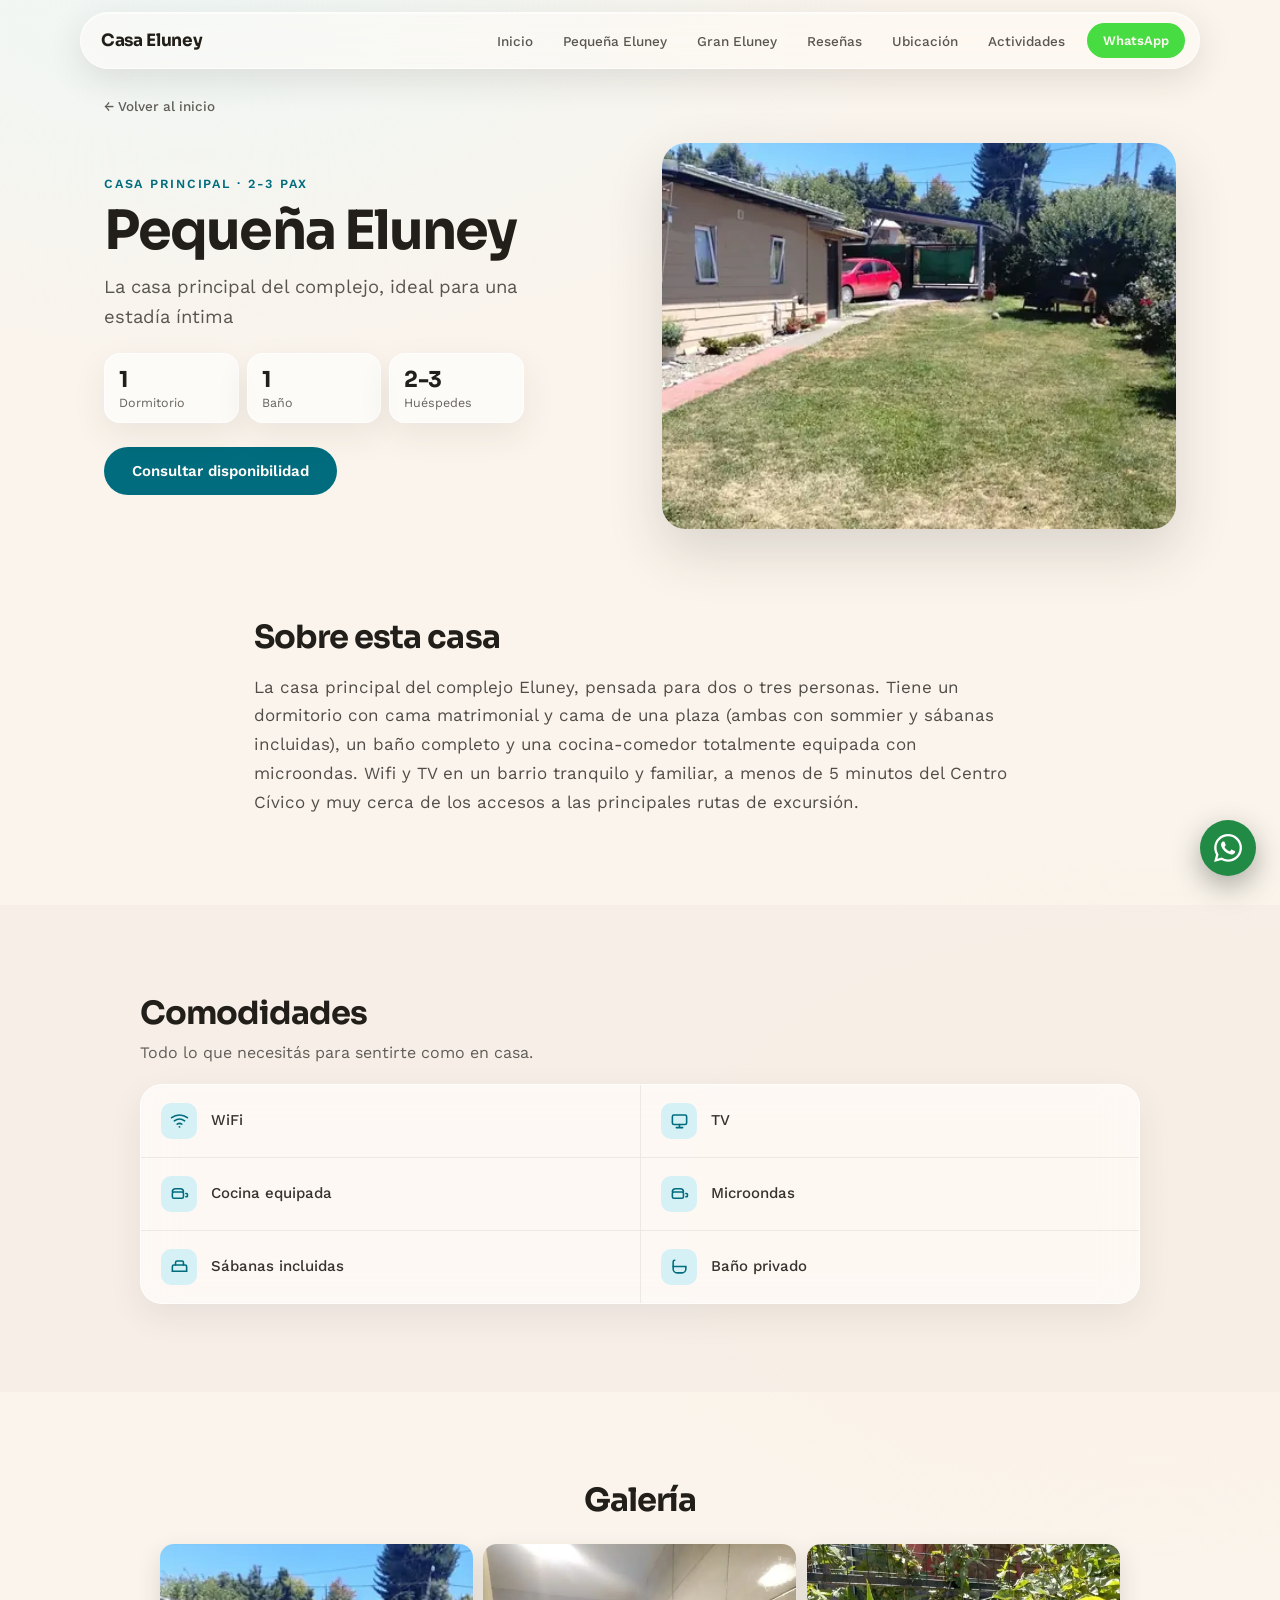
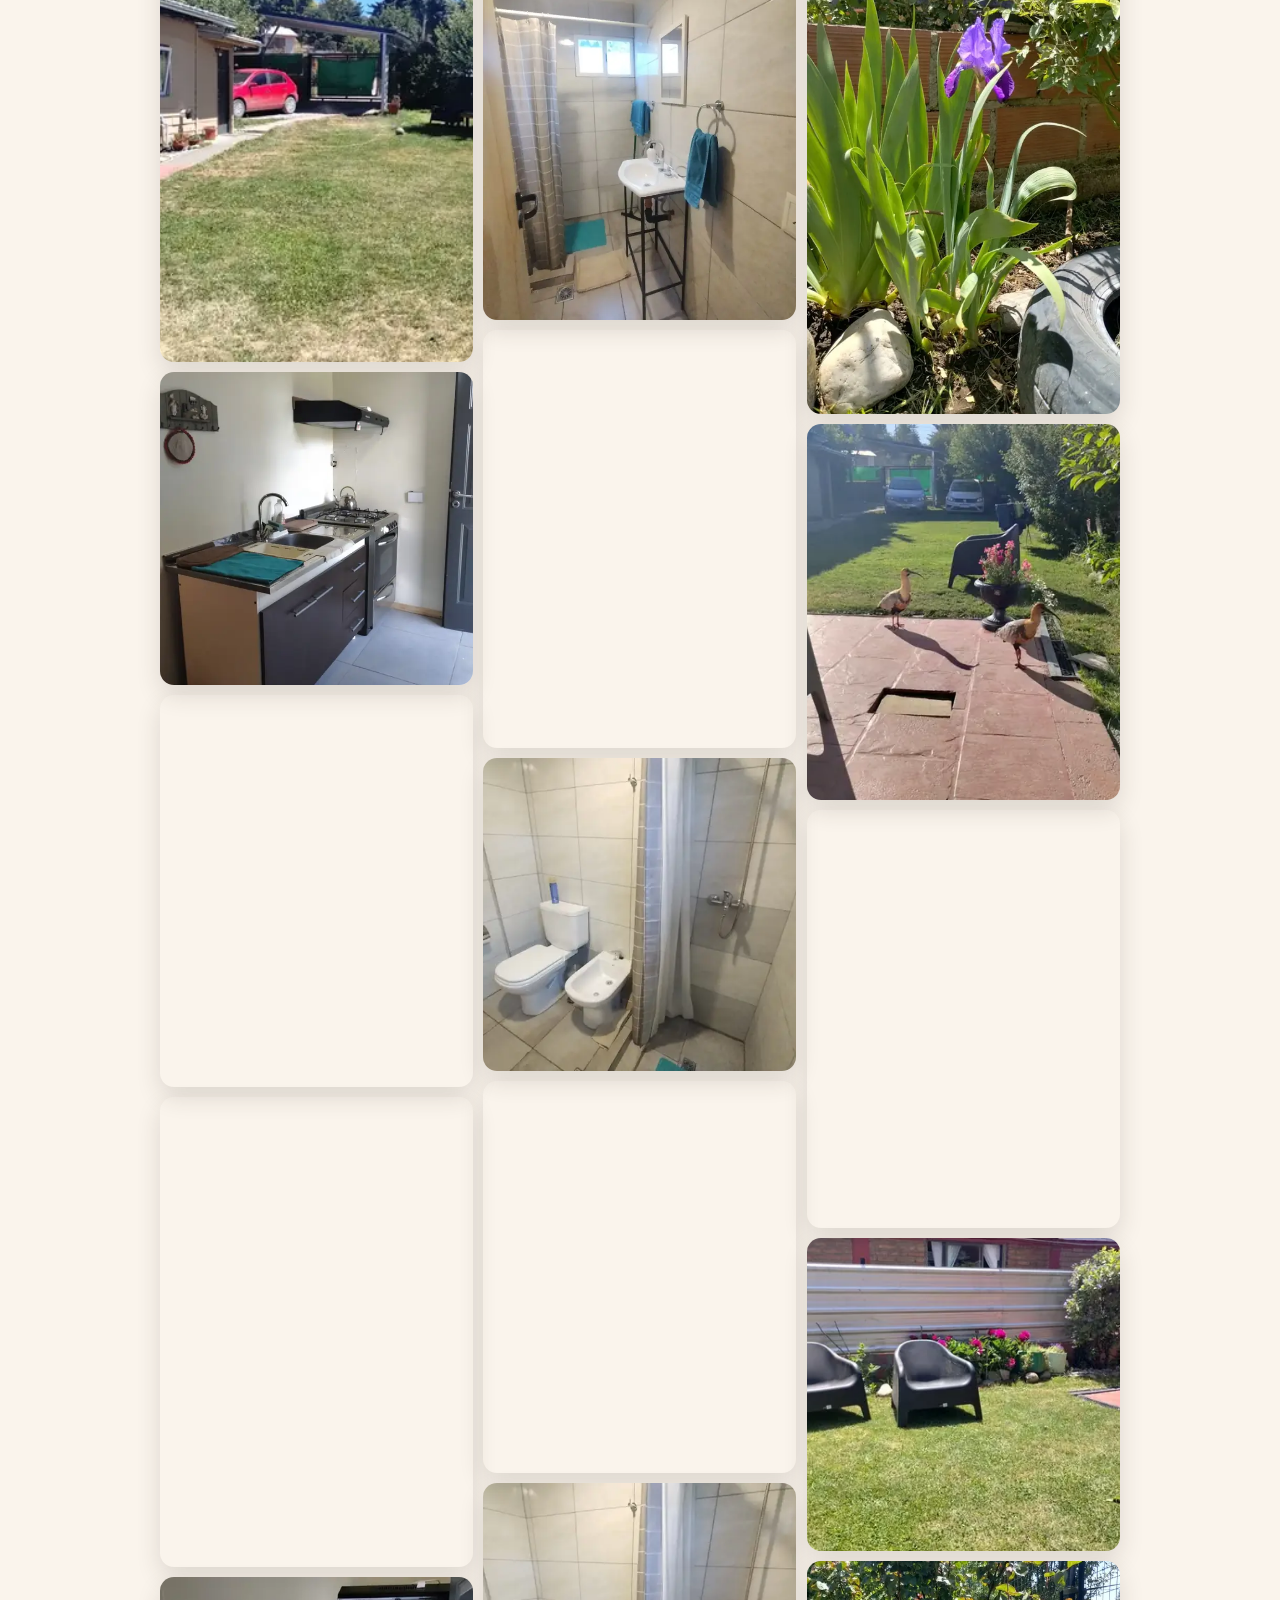
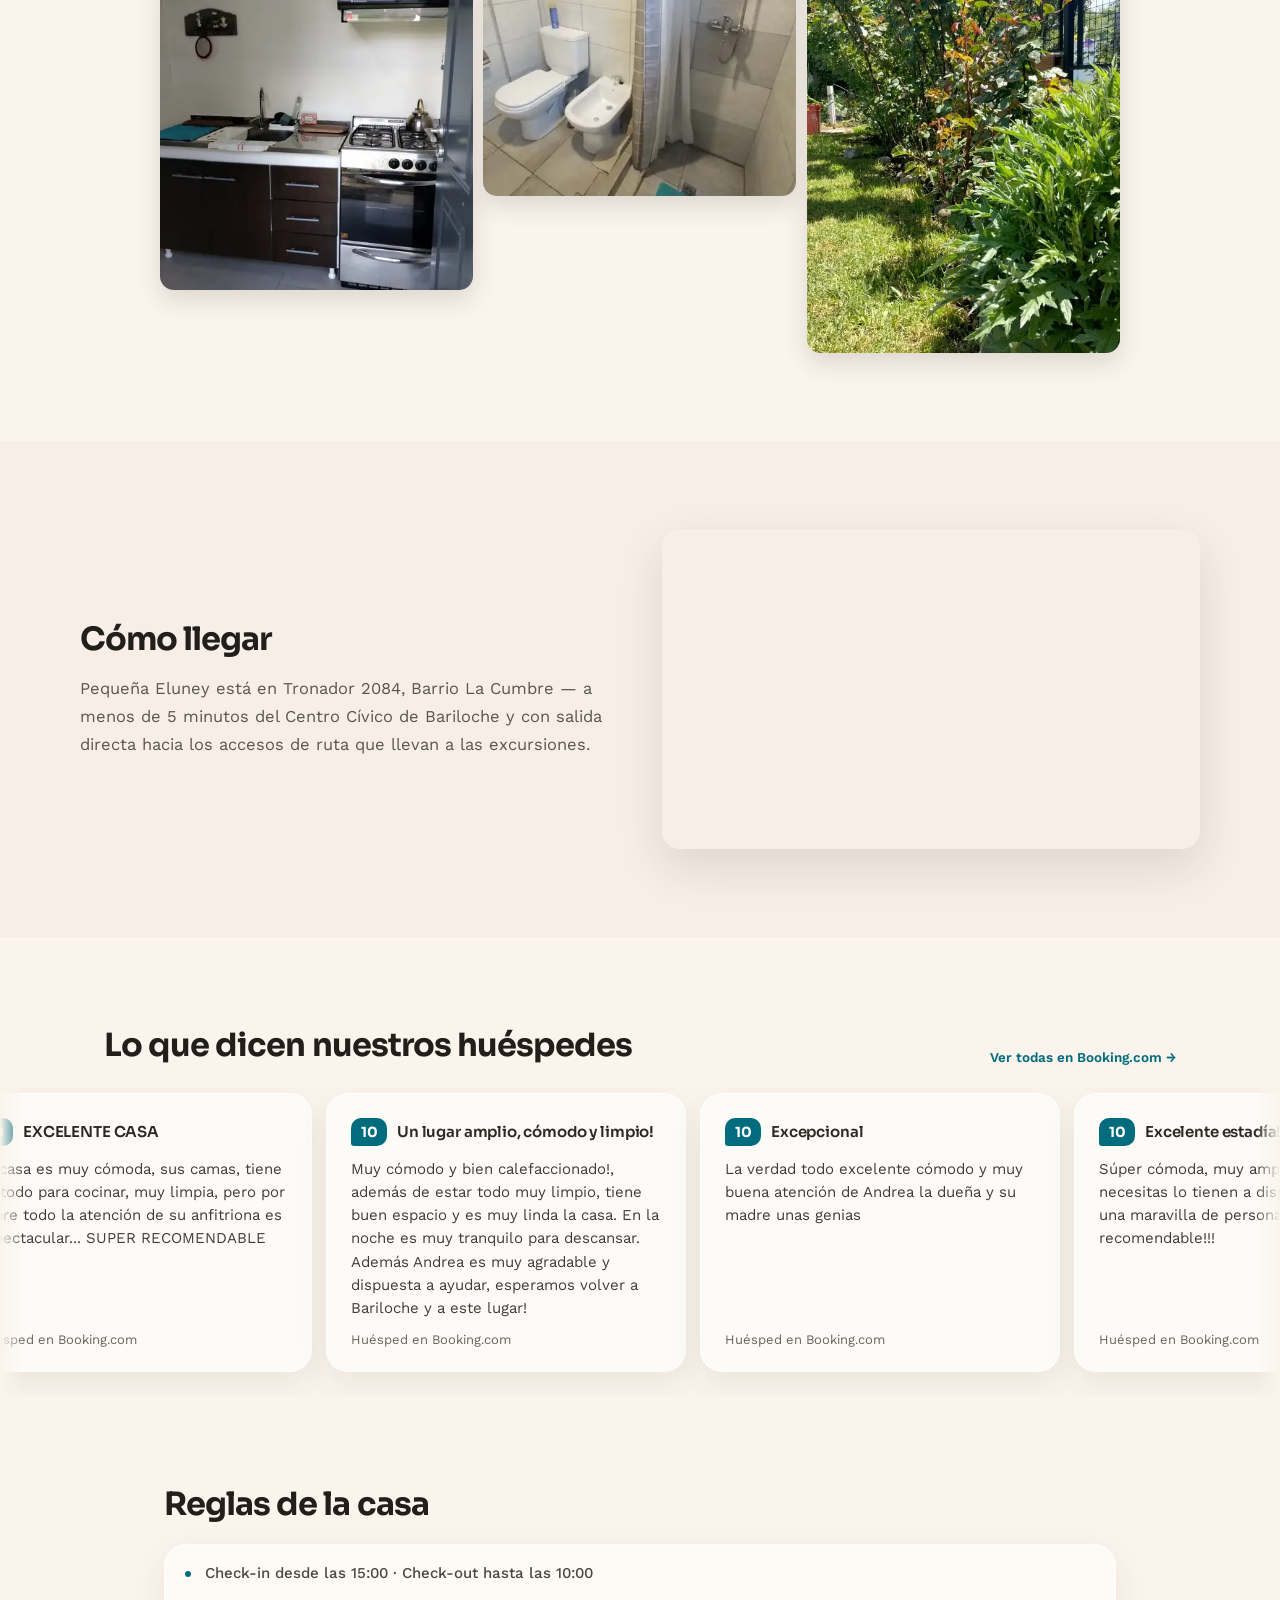
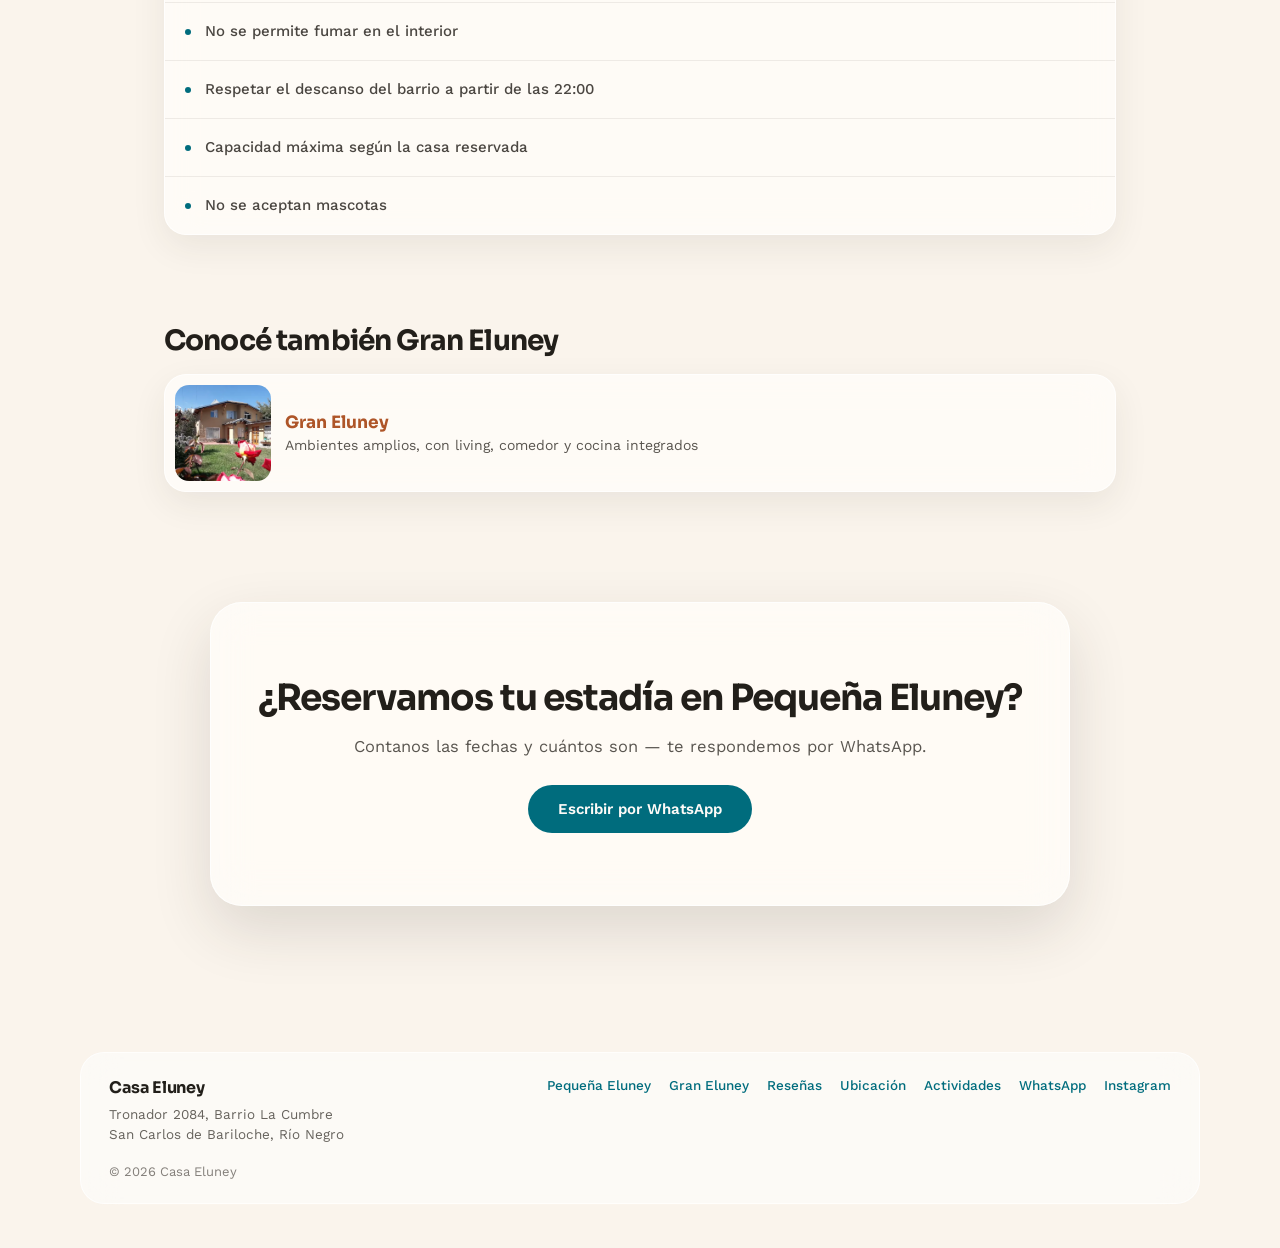
<file: pequena-eluney/index.html>
<!DOCTYPE html>
<html lang="es">
<head>
<meta charset="utf-8">
<meta name="viewport" content="width=device-width, initial-scale=1">
<meta name="theme-color" content="#f6f3ee">
<!--build:head-->
<title>Pequeña Eluney · Casa para 2-3 personas en Bariloche | Casa Eluney</title>
<meta name="description" content="Casa para 2 o 3 personas con dormitorio, baño completo y cocina equipada en Barrio La Cumbre, a 5 minutos del Centro Cívico de Bariloche. WiFi y TV.">
<link rel="canonical" href="https://casaeluney.ar/pequena-eluney/">
<meta property="og:type" content="website">
<meta property="og:url" content="https://casaeluney.ar/pequena-eluney/">
<meta property="og:title" content="Pequeña Eluney · Casa para 2-3 personas en Bariloche | Casa Eluney">
<meta property="og:description" content="Casa para 2 o 3 personas con dormitorio, baño completo y cocina equipada en Barrio La Cumbre, a 5 minutos del Centro Cívico de Bariloche. WiFi y TV.">
<meta property="og:image" content="https://casaeluney.ar/images/og-pequena.jpg">
<meta property="og:locale" content="es_AR">
<meta property="og:site_name" content="Casa Eluney">
<meta name="twitter:card" content="summary_large_image">
<meta name="twitter:title" content="Pequeña Eluney · Casa para 2-3 personas en Bariloche | Casa Eluney">
<meta name="twitter:description" content="Casa para 2 o 3 personas con dormitorio, baño completo y cocina equipada en Barrio La Cumbre, a 5 minutos del Centro Cívico de Bariloche. WiFi y TV.">
<meta name="twitter:image" content="https://casaeluney.ar/images/og-pequena.jpg">
<link rel="preload" as="image" href="/images/pequena-cover.webp" imagesrcset="/images/sm/pequena-cover.webp 600w, /images/pequena-cover.webp 1600w" imagesizes="(min-width:769px) 540px, 92vw" fetchpriority="high">
<script type="application/ld+json">{"@context":"https://schema.org","@type":"LodgingBusiness","@id":"https://casaeluney.ar/#lodging","name":"Casa Eluney","description":"Dos casas de alquiler temporario en Barrio La Cumbre, Bariloche: Pequeña Eluney (hasta 3 personas) y Gran Eluney (hasta 5 personas), totalmente equipadas y a 5 minutos del Centro Cívico.","url":"https://casaeluney.ar/","image":["https://casaeluney.ar/images/hero-desktop.jpeg","https://casaeluney.ar/images/og-pequena.jpg","https://casaeluney.ar/images/og-gran.jpg"],"telephone":"+5492944581980","address":{"@type":"PostalAddress","streetAddress":"Tronador 2084","addressLocality":"San Carlos de Bariloche","addressRegion":"Río Negro","postalCode":"8400","addressCountry":"AR"},"checkinTime":"15:00","checkoutTime":"10:00","petsAllowed":false,"smokingAllowed":false,"sameAs":["https://www.instagram.com/alquiler.bariloche.eluney","https://www.booking.com/hotel/ar/eluney-casa-en-bariloche.es.html"],"containsPlace":[{"@id":"https://casaeluney.ar/pequena-eluney/#house"},{"@id":"https://casaeluney.ar/gran-eluney/#house"}]}</script>
<script type="application/ld+json">{"@context":"https://schema.org","@type":"House","@id":"https://casaeluney.ar/pequena-eluney/#house","name":"Pequeña Eluney","description":"La casa principal del complejo Eluney, pensada para dos o tres personas. Tiene un dormitorio con cama matrimonial y cama de una plaza (ambas con sommier y sábanas incluidas), un baño completo y una cocina-comedor totalmente equipada con microondas. Wifi y TV en un barrio tranquilo y familiar, a menos de 5 minutos del Centro Cívico y muy cerca de los accesos a las principales rutas de excursión.","url":"https://casaeluney.ar/pequena-eluney/","image":["https://casaeluney.ar/images/og-pequena.jpg","https://casaeluney.ar/images/pequena-01.webp","https://casaeluney.ar/images/pequena-02.webp","https://casaeluney.ar/images/pequena-03.webp","https://casaeluney.ar/images/pequena-04.webp","https://casaeluney.ar/images/pequena-05.webp","https://casaeluney.ar/images/pequena-06.webp"],"numberOfRooms":1,"numberOfBedrooms":1,"numberOfBathroomsTotal":1,"occupancy":{"@type":"QuantitativeValue","maxValue":3,"unitText":"personas"},"amenityFeature":[{"@type":"LocationFeatureSpecification","name":"WiFi","value":true},{"@type":"LocationFeatureSpecification","name":"TV","value":true},{"@type":"LocationFeatureSpecification","name":"Cocina equipada","value":true},{"@type":"LocationFeatureSpecification","name":"Microondas","value":true},{"@type":"LocationFeatureSpecification","name":"Sábanas incluidas","value":true},{"@type":"LocationFeatureSpecification","name":"Baño privado","value":true}],"petsAllowed":false,"address":{"@type":"PostalAddress","streetAddress":"Tronador 2084","addressLocality":"San Carlos de Bariloche","addressRegion":"Río Negro","postalCode":"8400","addressCountry":"AR"},"containedInPlace":{"@id":"https://casaeluney.ar/#lodging"}}</script>
<script type="application/ld+json">{"@context":"https://schema.org","@type":"BreadcrumbList","itemListElement":[{"@type":"ListItem","position":1,"name":"Casa Eluney","item":"https://casaeluney.ar/"},{"@type":"ListItem","position":2,"name":"Pequeña Eluney","item":"https://casaeluney.ar/pequena-eluney/"}]}</script>
<!--/build:head-->
<link rel="preconnect" href="https://fonts.googleapis.com">
<link rel="preconnect" href="https://fonts.gstatic.com" crossorigin>
<link href="https://fonts.googleapis.com/css2?family=Sora:wght@600;700&amp;family=Work+Sans:wght@400;500;600&amp;display=swap" rel="stylesheet">
<link rel="stylesheet" href="/css/style.css?v=8">
</head>
<body data-house="pequena">
<div class="page">

  <header style="position:fixed;top:0;left:0;right:0;z-index:50;padding:12px 16px">
    <div style="max-width:1120px;margin:0 auto;padding:10px 14px 10px 20px;display:flex;align-items:center;justify-content:space-between;gap:12px;flex-wrap:nowrap;background:oklch(99% 0.006 75 / 0.62);backdrop-filter:blur(28px) saturate(190%);-webkit-backdrop-filter:blur(28px) saturate(190%);border:1px solid oklch(100% 0 0 / 0.55);border-radius:100px;box-shadow:0 1px 0 oklch(100% 0 0 / 0.6) inset,0 10px 34px oklch(30% 0.02 75 / 0.12)">
      <a href="/" style="font-family:'Sora',sans-serif;font-weight:700;font-size:17px;letter-spacing:-0.02em;color:oklch(24% 0.01 75)">Casa Eluney</a>
      <button id="nav-toggle" class="nav-toggle" aria-label="Menú" aria-expanded="false" aria-controls="nav-mobile">
          <svg width="22" height="22" viewBox="0 0 24 24" fill="none" stroke="currentColor" stroke-width="2" stroke-linecap="round"><line x1="3" y1="6" x2="21" y2="6"/><line x1="3" y1="12" x2="21" y2="12"/><line x1="3" y1="18" x2="21" y2="18"/></svg>
        </button>
      <nav id="main-nav" style="align-items:center;gap:6px;flex-wrap:nowrap">
        <a href="/" class="h-nav" style="font-size:13.5px;font-weight:500;color:oklch(45% 0.01 75);padding:8px 12px;border-radius:100px;transition:background .2s ease;white-space:nowrap">Inicio</a>
        <a href="/pequena-eluney/" class="nav-house-link nav-house active h-nav" data-house="pequena" style="font-size:13.5px;font-weight:500;color:oklch(45% 0.01 75);background:transparent;padding:8px 12px;border-radius:100px;transition:background .2s ease;white-space:nowrap">Pequeña Eluney</a>
        <a href="/gran-eluney/" class="nav-house-link nav-house h-nav" data-house="gran" style="font-size:13.5px;font-weight:500;color:oklch(45% 0.01 75);background:transparent;padding:8px 12px;border-radius:100px;transition:background .2s ease;white-space:nowrap">Gran Eluney</a>
        <a href="/#resenas" class="h-nav" style="font-size:13.5px;font-weight:500;color:oklch(45% 0.01 75);padding:8px 12px;border-radius:100px;transition:background .2s ease;white-space:nowrap">Reseñas</a>
        <a href="/#ubicacion" class="h-nav" style="font-size:13.5px;font-weight:500;color:oklch(45% 0.01 75);padding:8px 12px;border-radius:100px;transition:background .2s ease;white-space:nowrap">Ubicación</a>
        <a href="/#actividades" class="h-nav" style="font-size:13.5px;font-weight:500;color:oklch(45% 0.01 75);padding:8px 12px;border-radius:100px;transition:background .2s ease;white-space:nowrap">Actividades</a>
        <a href="https://wa.me/5492944581980?text=Hola!%20Quiero%20consultar%20disponibilidad%20de%20Peque%C3%B1a%20Eluney%20en%20Bariloche." class="wa-link h-wa" target="_blank" rel="noopener" style="font-size:13px;font-weight:600;color:oklch(98% 0.01 75);padding:10px 16px;border-radius:100px;margin-left:4px;transition:transform .2s ease,background .2s ease;white-space:nowrap;background-color:#47DD42">WhatsApp</a>
      </nav>
    </div>
  </header>

  <div id="nav-mobile" class="nav-mobile">
    <a href="/" class="nav-m">Inicio</a>
    <a href="/pequena-eluney/" class="nav-house active nav-m" data-house="pequena">Pequeña Eluney</a>
    <a href="/gran-eluney/" class="nav-house nav-m" data-house="gran">Gran Eluney</a>
    <a href="/#resenas" class="nav-m">Reseñas</a>
    <a href="/#ubicacion" class="nav-m">Ubicación</a>
    <a href="/#actividades" class="nav-m">Actividades</a>
    <a href="https://wa.me/5492944581980?text=Hola!%20Quiero%20consultar%20disponibilidad%20de%20Peque%C3%B1a%20Eluney%20en%20Bariloche." class="wa-link nav-m">WhatsApp</a>
  </div>

  <!--build:main-->
  <main id="view-house">
    <div class="nav-below-header-lg" style="max-width:1120px;margin:0 auto;padding:96px 24px 0">
      <a href="/" style="font-size:13.5px;font-weight:500;color:oklch(48% 0.01 75)">← Volver al inicio</a>
    </div>

    <section class="grid-split" style="max-width:1120px;margin:0 auto;padding:28px 24px clamp(56px,8vw,88px)">
      <div style="animation:fadeUp .6s ease both">
        <div style="font-size:12.5px;font-weight:600;letter-spacing:.14em;text-transform:uppercase;color:oklch(48% 0.10 210)">CASA PRINCIPAL · 2-3 PAX</div>
        <h1 style="font-family:'Sora',sans-serif;font-size:clamp(32px,5.2vw,54px);line-height:1.05;font-weight:700;letter-spacing:-0.035em;margin:12px 0 12px">Pequeña Eluney</h1>
        <p style="font-size:clamp(16px,2.2vw,18.5px);line-height:1.6;color:oklch(45% 0.01 75);margin:0 0 22px;max-width:480px">La casa principal del complejo, ideal para una estadía íntima</p>
        <div class="stats">
      <div class="stat glass">
        <div style="font-family:'Sora',sans-serif;font-size:22px;font-weight:700;letter-spacing:-0.02em">1</div>
        <div style="font-size:12.5px;color:oklch(50% 0.01 75);margin-top:2px">Dormitorio</div>
      </div>
      <div class="stat glass">
        <div style="font-family:'Sora',sans-serif;font-size:22px;font-weight:700;letter-spacing:-0.02em">1</div>
        <div style="font-size:12.5px;color:oklch(50% 0.01 75);margin-top:2px">Baño</div>
      </div>
      <div class="stat glass">
        <div style="font-family:'Sora',sans-serif;font-size:22px;font-weight:700;letter-spacing:-0.02em">2-3</div>
        <div style="font-size:12.5px;color:oklch(50% 0.01 75);margin-top:2px">Huéspedes</div>
      </div></div>
        <a href="https://wa.me/5492944581980?text=Hola!%20Quiero%20consultar%20disponibilidad%20de%20Peque%C3%B1a%20Eluney%20en%20Bariloche." class="wa-link h-lift btn-cta" target="_blank" rel="noopener" style="font-size:15px;font-weight:600;background:oklch(48% 0.10 210);color:oklch(99% 0.005 75);padding:15px 28px;border-radius:100px;transition:transform .2s ease">Consultar disponibilidad</a>
      </div>
      <div>
        <div style="border-radius:24px;overflow:hidden;aspect-ratio:4/3;box-shadow:0 22px 55px oklch(30% 0.02 75 / 0.16)"><img class="fill" fetchpriority="high" src="/images/pequena-cover.webp" srcset="/images/sm/pequena-cover.webp 600w, /images/pequena-cover.webp 1600w" sizes="(min-width:769px) 540px, 92vw" alt="Frente de Pequeña Eluney con jardín y estacionamiento"></div>
      </div>
    </section>

    <section style="max-width:820px;margin:0 auto;padding:0 24px clamp(56px,8vw,88px)">
      <h2 style="font-family:'Sora',sans-serif;font-size:clamp(24px,3.2vw,32px);font-weight:700;letter-spacing:-0.03em;margin:0 0 16px">Sobre esta casa</h2>
      <p style="font-size:clamp(16px,2vw,17px);line-height:1.7;color:oklch(42% 0.01 75);margin:0">La casa principal del complejo Eluney, pensada para dos o tres personas. Tiene un dormitorio con cama matrimonial y cama de una plaza (ambas con sommier y sábanas incluidas), un baño completo y una cocina-comedor totalmente equipada con microondas. Wifi y TV en un barrio tranquilo y familiar, a menos de 5 minutos del Centro Cívico y muy cerca de los accesos a las principales rutas de excursión.</p>
    </section>

    <section style="padding:clamp(56px,8vw,88px) 24px;background:oklch(95% 0.014 70 / 0.7)">
      <div style="max-width:1000px;margin:0 auto">
        <h2 style="font-family:'Sora',sans-serif;font-size:clamp(24px,3.2vw,32px);font-weight:700;letter-spacing:-0.03em;margin:0 0 10px">Comodidades</h2>
        <p style="font-size:16px;color:oklch(48% 0.01 75);margin:0 0 22px">Todo lo que necesitás para sentirte como en casa.</p>
        <div class="list-group cols-2 glass">
      <div class="list-row">
        <div class="list-icon" style="background:oklch(94% 0.03 210);color:oklch(48% 0.10 210)"><svg width="21" height="21" viewBox="0 0 24 24" fill="none" stroke="currentColor" stroke-width="2" stroke-linecap="round"><path d="M2 8.5a16 16 0 0 1 20 0"></path><path d="M5.5 12.5a11 11 0 0 1 13 0"></path><path d="M9 16.5a6 6 0 0 1 6 0"></path><circle cx="12" cy="20" r="1.2" fill="currentColor" stroke="none"></circle></svg></div>
        <div class="list-label">WiFi</div>
      </div>
      <div class="list-row">
        <div class="list-icon" style="background:oklch(94% 0.03 210);color:oklch(48% 0.10 210)"><svg width="21" height="21" viewBox="0 0 24 24" fill="none" stroke="currentColor" stroke-width="2" stroke-linecap="round"><rect x="3" y="5" width="18" height="12" rx="2"></rect><path d="M8 21h8M12 17v4"></path></svg></div>
        <div class="list-label">TV</div>
      </div>
      <div class="list-row">
        <div class="list-icon" style="background:oklch(94% 0.03 210);color:oklch(48% 0.10 210)"><svg width="21" height="21" viewBox="0 0 24 24" fill="none" stroke="currentColor" stroke-width="2" stroke-linecap="round"><rect x="3" y="10" width="14" height="8" rx="2"></rect><path d="M3 10a4 4 0 0 1 4-4h6a4 4 0 0 1 4 4"></path><path d="M20 12h1a1 1 0 0 1 1 1v2a1 1 0 0 1-1 1h-1"></path></svg></div>
        <div class="list-label">Cocina equipada</div>
      </div>
      <div class="list-row">
        <div class="list-icon" style="background:oklch(94% 0.03 210);color:oklch(48% 0.10 210)"><svg width="21" height="21" viewBox="0 0 24 24" fill="none" stroke="currentColor" stroke-width="2" stroke-linecap="round"><rect x="3" y="10" width="14" height="8" rx="2"></rect><path d="M3 10a4 4 0 0 1 4-4h6a4 4 0 0 1 4 4"></path><path d="M20 12h1a1 1 0 0 1 1 1v2a1 1 0 0 1-1 1h-1"></path></svg></div>
        <div class="list-label">Microondas</div>
      </div>
      <div class="list-row">
        <div class="list-icon" style="background:oklch(94% 0.03 210);color:oklch(48% 0.10 210)"><svg width="21" height="21" viewBox="0 0 24 24" fill="none" stroke="currentColor" stroke-width="2" stroke-linecap="round" stroke-linejoin="round"><path d="M3 18v-6a2 2 0 0 1 2-2h14a2 2 0 0 1 2 2v6"></path><path d="M3 18h18"></path><path d="M7 10V7a2 2 0 0 1 2-2h6a2 2 0 0 1 2 2v3"></path></svg></div>
        <div class="list-label">Sábanas incluidas</div>
      </div>
      <div class="list-row">
        <div class="list-icon" style="background:oklch(94% 0.03 210);color:oklch(48% 0.10 210)"><svg width="21" height="21" viewBox="0 0 24 24" fill="none" stroke="currentColor" stroke-width="2" stroke-linecap="round"><path d="M4 12h16v3a5 5 0 0 1-5 5H9a5 5 0 0 1-5-5v-3z"></path><path d="M4 12V6a2 2 0 0 1 2-2"></path></svg></div>
        <div class="list-label">Baño privado</div>
      </div></div>
      </div>
    </section>

    <section style="max-width:1120px;margin:0 auto;padding:clamp(56px,8vw,88px) 24px 0">
      <h2 style="font-family:'Sora',sans-serif;font-size:clamp(24px,3.2vw,32px);font-weight:700;letter-spacing:-0.03em;margin:0 0 24px;text-align:center">Galería</h2>
      <div class="photo-masonry" style="column-count:2;column-gap:10px;max-width:840px;margin:0 auto">
      <button type="button" class="gallery-item reveal-photo h-photo press" data-photo="0" aria-label="Ampliar foto 1 de Pequeña Eluney" style="--tilt:-2deg;break-inside:avoid;margin-bottom:10px;border-radius:14px;overflow:hidden;box-shadow:0 10px 24px oklch(30% 0.02 75 / 0.14);aspect-ratio:3/4;transition:transform .35s ease">
        <img class="fill" loading="lazy" decoding="async" src="/images/sm/pequena-01.webp" alt="Frente de Pequeña Eluney con jardín y estacionamiento">
      </button>
      <button type="button" class="gallery-item reveal-photo h-photo press" data-photo="1" aria-label="Ampliar foto 2 de Pequeña Eluney" style="--tilt:1.5deg;break-inside:avoid;margin-bottom:10px;border-radius:14px;overflow:hidden;box-shadow:0 10px 24px oklch(30% 0.02 75 / 0.14);aspect-ratio:1/1;transition:transform .35s ease">
        <img class="fill" loading="lazy" decoding="async" src="/images/sm/pequena-02.webp" alt="Cocina de Pequeña Eluney con anafe y bacha">
      </button>
      <button type="button" class="gallery-item reveal-photo h-photo press" data-photo="2" aria-label="Ampliar foto 3 de Pequeña Eluney" style="--tilt:-1deg;break-inside:avoid;margin-bottom:10px;border-radius:14px;overflow:hidden;box-shadow:0 10px 24px oklch(30% 0.02 75 / 0.14);aspect-ratio:4/5;transition:transform .35s ease">
        <img class="fill" loading="lazy" decoding="async" src="/images/sm/pequena-03.webp" alt="Comedor de Pequeña Eluney con mesa, heladera y TV">
      </button>
      <button type="button" class="gallery-item reveal-photo h-photo press" data-photo="3" aria-label="Ampliar foto 4 de Pequeña Eluney" style="--tilt:2deg;break-inside:avoid;margin-bottom:10px;border-radius:14px;overflow:hidden;box-shadow:0 10px 24px oklch(30% 0.02 75 / 0.14);aspect-ratio:2/3;transition:transform .35s ease">
        <img class="fill" loading="lazy" decoding="async" src="/images/sm/pequena-04.webp" alt="Dormitorio de Pequeña Eluney con cama matrimonial">
      </button>
      <button type="button" class="gallery-item reveal-photo h-photo press" data-photo="4" aria-label="Ampliar foto 5 de Pequeña Eluney" style="--tilt:-1.5deg;break-inside:avoid;margin-bottom:10px;border-radius:14px;overflow:hidden;box-shadow:0 10px 24px oklch(30% 0.02 75 / 0.14);aspect-ratio:1/1;transition:transform .35s ease">
        <img class="fill" loading="lazy" decoding="async" src="/images/sm/pequena-05.webp" alt="Cocina equipada de Pequeña Eluney con horno">
      </button>
      <button type="button" class="gallery-item reveal-photo h-photo press" data-photo="5" aria-label="Ampliar foto 6 de Pequeña Eluney" style="--tilt:1deg;break-inside:avoid;margin-bottom:10px;border-radius:14px;overflow:hidden;box-shadow:0 10px 24px oklch(30% 0.02 75 / 0.14);aspect-ratio:5/6;transition:transform .35s ease">
        <img class="fill" loading="lazy" decoding="async" src="/images/sm/pequena-06.webp" alt="Baño de Pequeña Eluney">
      </button>
      <button type="button" class="gallery-item reveal-photo h-photo press" data-photo="6" aria-label="Ampliar foto 7 de Pequeña Eluney" style="--tilt:-2deg;break-inside:avoid;margin-bottom:10px;border-radius:14px;overflow:hidden;box-shadow:0 10px 24px oklch(30% 0.02 75 / 0.14);aspect-ratio:3/4;transition:transform .35s ease">
        <img class="fill" loading="lazy" decoding="async" src="/images/sm/pequena-07.webp" alt="Cama de una plaza en Pequeña Eluney">
      </button>
      <button type="button" class="gallery-item reveal-photo h-photo press" data-photo="7" aria-label="Ampliar foto 8 de Pequeña Eluney" style="--tilt:1.5deg;break-inside:avoid;margin-bottom:10px;border-radius:14px;overflow:hidden;box-shadow:0 10px 24px oklch(30% 0.02 75 / 0.14);aspect-ratio:1/1;transition:transform .35s ease">
        <img class="fill" loading="lazy" decoding="async" src="/images/sm/pequena-08.webp" alt="Baño completo de Pequeña Eluney con ducha">
      </button>
      <button type="button" class="gallery-item reveal-photo h-photo press" data-photo="8" aria-label="Ampliar foto 9 de Pequeña Eluney" style="--tilt:-1deg;break-inside:avoid;margin-bottom:10px;border-radius:14px;overflow:hidden;box-shadow:0 10px 24px oklch(30% 0.02 75 / 0.14);aspect-ratio:4/5;transition:transform .35s ease">
        <img class="fill" loading="lazy" decoding="async" src="/images/sm/pequena-09.webp" alt="Mesa de comedor de Pequeña Eluney">
      </button>
      <button type="button" class="gallery-item reveal-photo h-photo press" data-photo="9" aria-label="Ampliar foto 10 de Pequeña Eluney" style="--tilt:2deg;break-inside:avoid;margin-bottom:10px;border-radius:14px;overflow:hidden;box-shadow:0 10px 24px oklch(30% 0.02 75 / 0.14);aspect-ratio:1/1;transition:transform .35s ease">
        <img class="fill" loading="lazy" decoding="async" src="/images/sm/pequena-10.webp" alt="Baño completo de Pequeña Eluney con ducha">
      </button>
      <button type="button" class="gallery-item reveal-photo h-photo press" data-photo="10" aria-label="Ampliar foto 11 de Pequeña Eluney" style="--tilt:-1.5deg;break-inside:avoid;margin-bottom:10px;border-radius:14px;overflow:hidden;box-shadow:0 10px 24px oklch(30% 0.02 75 / 0.14);aspect-ratio:2/3;transition:transform .35s ease">
        <img class="fill" loading="lazy" decoding="async" src="/images/sm/shared-01.webp" alt="Lirios en el jardín de Casa Eluney">
      </button>
      <button type="button" class="gallery-item reveal-photo h-photo press" data-photo="11" aria-label="Ampliar foto 12 de Pequeña Eluney" style="--tilt:1deg;break-inside:avoid;margin-bottom:10px;border-radius:14px;overflow:hidden;box-shadow:0 10px 24px oklch(30% 0.02 75 / 0.14);aspect-ratio:5/6;transition:transform .35s ease">
        <img class="fill" loading="lazy" decoding="async" src="/images/sm/shared-07.webp" alt="Patio con sillones en el jardín de Casa Eluney">
      </button>
      <button type="button" class="gallery-item reveal-photo h-photo press" data-photo="12" aria-label="Ampliar foto 13 de Pequeña Eluney" style="--tilt:-2deg;break-inside:avoid;margin-bottom:10px;border-radius:14px;overflow:hidden;box-shadow:0 10px 24px oklch(30% 0.02 75 / 0.14);aspect-ratio:3/4;transition:transform .35s ease">
        <img class="fill" loading="lazy" decoding="async" src="/images/sm/shared-02.webp" alt="Cantero con flores en el patio de Casa Eluney">
      </button>
      <button type="button" class="gallery-item reveal-photo h-photo press" data-photo="13" aria-label="Ampliar foto 14 de Pequeña Eluney" style="--tilt:1.5deg;break-inside:avoid;margin-bottom:10px;border-radius:14px;overflow:hidden;box-shadow:0 10px 24px oklch(30% 0.02 75 / 0.14);aspect-ratio:1/1;transition:transform .35s ease">
        <img class="fill" loading="lazy" decoding="async" src="/images/sm/shared-08.webp" alt="Jardín con sillones exteriores en Casa Eluney">
      </button>
      <button type="button" class="gallery-item reveal-photo h-photo press" data-photo="14" aria-label="Ampliar foto 15 de Pequeña Eluney" style="--tilt:-1deg;break-inside:avoid;margin-bottom:10px;border-radius:14px;overflow:hidden;box-shadow:0 10px 24px oklch(30% 0.02 75 / 0.14);aspect-ratio:4/5;transition:transform .35s ease">
        <img class="fill" loading="lazy" decoding="async" src="/images/sm/shared-03.webp" alt="Plantas y árboles del jardín de Casa Eluney">
      </button></div>
    </section>

    <section style="padding:clamp(56px,8vw,88px) 24px;margin-top:clamp(56px,8vw,88px);background:oklch(95% 0.014 70 / 0.7)">
      <div class="grid-split" style="max-width:1120px;margin:0 auto">
        <div>
          <h2 style="font-family:'Sora',sans-serif;font-size:clamp(24px,3.2vw,32px);font-weight:700;letter-spacing:-0.03em;margin:0 0 16px">Cómo llegar</h2>
          <p style="font-size:16.5px;line-height:1.7;color:oklch(45% 0.01 75);margin:0">Pequeña Eluney está en Tronador 2084, Barrio La Cumbre — a menos de 5 minutos del Centro Cívico de Bariloche y con salida directa hacia los accesos de ruta que llevan a las excursiones.</p>
        </div>
        <div>
          <div class="map-frame">
            <iframe title="Mapa de la ubicación de Pequeña Eluney en Bariloche" loading="lazy" style="width:100%;height:100%;border:0;display:block" src="https://maps.google.com/maps?q=Tronador+2084,+Barrio+La+Cumbre,+San+Carlos+de+Bariloche&output=embed"></iframe>
          </div>
        </div>
      </div>
    </section>

    
    <section class="reviews" style="padding:clamp(56px,8vw,88px) 0 0">
      <div style="max-width:1120px;margin:0 auto 22px;padding:0 24px;display:flex;justify-content:space-between;align-items:end;gap:12px;flex-wrap:wrap">
        <h2 style="font-family:'Sora',sans-serif;font-size:clamp(24px,3.2vw,32px);font-weight:700;letter-spacing:-0.03em;margin:0">Lo que dicen nuestros huéspedes</h2>
        <a href="https://www.booking.com/hotel/ar/eluney-casa-en-bariloche.es.html#tab-reviews" target="_blank" rel="noopener" style="font-size:13.5px;font-weight:600;color:oklch(48% 0.10 210)">Ver todas en Booking.com →</a>
      </div>
      <div class="reviews-wrap">
        <div class="reviews-track">
        <figure class="review-card glass">
          <div style="display:flex;gap:10px;align-items:center">
            <div class="review-score" style="background:oklch(48% 0.10 210)" aria-label="Puntuación 10 de 10">10</div>
            <strong class="review-title">EXCELENTE CASA</strong>
          </div>
          <blockquote>La casa es muy cómoda, sus camas, tiene de todo para cocinar, muy limpia, pero por sobre todo la atención de su anfitriona es espectacular... SUPER RECOMENDABLE</blockquote>
          <figcaption>Huésped en Booking.com</figcaption>
        </figure>
        <figure class="review-card glass">
          <div style="display:flex;gap:10px;align-items:center">
            <div class="review-score" style="background:oklch(48% 0.10 210)" aria-label="Puntuación 10 de 10">10</div>
            <strong class="review-title">Un lugar amplio, cómodo y limpio!</strong>
          </div>
          <blockquote>Muy cómodo y bien calefaccionado!, además de estar todo muy limpio, tiene buen espacio y es muy linda la casa. En la noche es muy tranquilo para descansar. Además Andrea es muy agradable y dispuesta a ayudar, esperamos volver a Bariloche y a este lugar!</blockquote>
          <figcaption>Huésped en Booking.com</figcaption>
        </figure>
        <figure class="review-card glass">
          <div style="display:flex;gap:10px;align-items:center">
            <div class="review-score" style="background:oklch(48% 0.10 210)" aria-label="Puntuación 10 de 10">10</div>
            <strong class="review-title">Excepcional</strong>
          </div>
          <blockquote>La verdad todo excelente cómodo y muy buena atención de Andrea la dueña y su madre unas genias</blockquote>
          <figcaption>Huésped en Booking.com</figcaption>
        </figure>
        <figure class="review-card glass">
          <div style="display:flex;gap:10px;align-items:center">
            <div class="review-score" style="background:oklch(48% 0.10 210)" aria-label="Puntuación 10 de 10">10</div>
            <strong class="review-title">Excelente estadía!</strong>
          </div>
          <blockquote>Súper cómoda, muy amplia todo lo que necesitas lo tienen a disposición, la dueña una maravilla de persona!!! Súper recomendable!!!</blockquote>
          <figcaption>Huésped en Booking.com</figcaption>
        </figure>
        <figure class="review-card glass">
          <div style="display:flex;gap:10px;align-items:center">
            <div class="review-score" style="background:oklch(48% 0.10 210)" aria-label="Puntuación 10 de 10">10</div>
            <strong class="review-title">Excepcional</strong>
          </div>
          <blockquote>Las instalaciones y la amabilidad del personal es realmente increíble. Siempre atentos y serviciales. Recomiendo totalmente.</blockquote>
          <figcaption>Huésped en Booking.com</figcaption>
        </figure>
        <figure class="review-card glass">
          <div style="display:flex;gap:10px;align-items:center">
            <div class="review-score" style="background:oklch(48% 0.10 210)" aria-label="Puntuación 10 de 10">10</div>
            <strong class="review-title">Excepcional</strong>
          </div>
          <blockquote>Super cómodo, muy limpio! Andrea la dueña una genia total!!</blockquote>
          <figcaption>Huésped en Booking.com</figcaption>
        </figure>
        <figure class="review-card glass">
          <div style="display:flex;gap:10px;align-items:center">
            <div class="review-score" style="background:oklch(48% 0.10 210)" aria-label="Puntuación 9,0 de 10">9,0</div>
            <strong class="review-title">Hermosa y amplia Casa</strong>
          </div>
          <blockquote>La casa es muy amplia y con muchas comodidades. Estuvimos 5 días alojados ahí super comodos. Andrea es una genia total, y su familia tambien gente muy amable, con gran respecto y predisposicion. Super recomendable.</blockquote>
          <figcaption>Huésped en Booking.com</figcaption>
        </figure>
        <figure class="review-card glass">
          <div style="display:flex;gap:10px;align-items:center">
            <div class="review-score" style="background:oklch(48% 0.10 210)" aria-label="Puntuación 10 de 10">10</div>
            <strong class="review-title">Excepcional</strong>
          </div>
          <blockquote>Todo en si muy lindo. Nos sentimos como en casa. La verdad que sin dudas lo volveriamos a alquilar.</blockquote>
          <figcaption>Huésped en Booking.com</figcaption>
        </figure>
        <figure class="review-card glass">
          <div style="display:flex;gap:10px;align-items:center">
            <div class="review-score" style="background:oklch(48% 0.10 210)" aria-label="Puntuación 10 de 10">10</div>
            <strong class="review-title">Excepcional</strong>
          </div>
          <blockquote>Excelente ubicación, cómodo y agradable. La atención encantadora</blockquote>
          <figcaption>Huésped en Booking.com</figcaption>
        </figure>
        <figure class="review-card glass">
          <div style="display:flex;gap:10px;align-items:center">
            <div class="review-score" style="background:oklch(48% 0.10 210)" aria-label="Puntuación 8,0 de 10">8,0</div>
            <strong class="review-title">Muy bien</strong>
          </div>
          <blockquote>Muy buena ubicación, la casa súper amplia y cómoda, y las anfitrionas Andrea, Herna y obvio eluney super amables!</blockquote>
          <figcaption>Huésped en Booking.com</figcaption>
        </figure></div>
      </div>
    </section>

    <section style="max-width:1000px;margin:0 auto;padding:clamp(56px,8vw,88px) 24px 0">
      <h2 style="font-family:'Sora',sans-serif;font-size:clamp(24px,3.2vw,32px);font-weight:700;letter-spacing:-0.03em;margin:0 0 20px">Reglas de la casa</h2>
      <div class="list-group glass">
        <div class="list-row">
          <span class="list-dot" style="background:oklch(48% 0.10 210)"></span><span class="list-label" style="color:oklch(40% 0.01 75)">Check-in desde las 15:00 · Check-out hasta las 10:00</span>
        </div>
        <div class="list-row">
          <span class="list-dot" style="background:oklch(48% 0.10 210)"></span><span class="list-label" style="color:oklch(40% 0.01 75)">No se permite fumar en el interior</span>
        </div>
        <div class="list-row">
          <span class="list-dot" style="background:oklch(48% 0.10 210)"></span><span class="list-label" style="color:oklch(40% 0.01 75)">Respetar el descanso del barrio a partir de las 22:00</span>
        </div>
        <div class="list-row">
          <span class="list-dot" style="background:oklch(48% 0.10 210)"></span><span class="list-label" style="color:oklch(40% 0.01 75)">Capacidad máxima según la casa reservada</span>
        </div>
        <div class="list-row">
          <span class="list-dot" style="background:oklch(48% 0.10 210)"></span><span class="list-label" style="color:oklch(40% 0.01 75)">No se aceptan mascotas</span>
        </div></div>
    </section>

    
    <section style="max-width:1000px;margin:0 auto;padding:clamp(56px,8vw,88px) 24px 0">
      <h2 style="font-family:'Sora',sans-serif;font-size:clamp(22px,3vw,28px);font-weight:700;letter-spacing:-0.03em;margin:0 0 16px">Conocé también Gran Eluney</h2>
      <a href="/gran-eluney/" class="glass press" style="display:flex;gap:14px;align-items:center;border-radius:22px;padding:10px;color:inherit">
        <img src="/images/sm/gran-hero.webp" alt="Casa Eluney con jardín y rosas" loading="lazy" decoding="async" style="width:96px;height:96px;object-fit:cover;border-radius:14px;flex:none">
        <span style="display:block">
          <span style="display:block;font-family:'Sora',sans-serif;font-weight:700;font-size:17px;color:oklch(55% 0.13 45)">Gran Eluney</span>
          <span style="display:block;font-size:14px;line-height:1.45;color:oklch(45% 0.01 75);margin-top:2px">Ambientes amplios, con living, comedor y cocina integrados</span>
        </span>
      </a>
    </section>

    <section style="padding:clamp(64px,9vw,110px) 24px">
      <div style="max-width:860px;margin:0 auto;text-align:center;padding:clamp(32px,6vw,72px) clamp(20px,5vw,32px);background:oklch(100% 0 0 / 0.6);backdrop-filter:blur(22px) saturate(170%);-webkit-backdrop-filter:blur(22px) saturate(170%);border:1px solid oklch(100% 0 0 / 0.75);border-radius:32px;box-shadow:0 24px 60px oklch(30% 0.02 75 / 0.14)">
        <h2 style="font-family:'Sora',sans-serif;font-size:clamp(25px,3.4vw,36px);font-weight:700;letter-spacing:-0.03em;margin:0 0 14px">¿Reservamos tu estadía en Pequeña Eluney?</h2>
        <p style="font-size:16.5px;line-height:1.6;color:oklch(45% 0.01 75);margin:0 0 24px">Contanos las fechas y cuántos son — te respondemos por WhatsApp.</p>
        <a href="https://wa.me/5492944581980?text=Hola!%20Quiero%20consultar%20disponibilidad%20de%20Peque%C3%B1a%20Eluney%20en%20Bariloche." class="wa-link h-lift btn-cta" target="_blank" rel="noopener" style="font-size:15px;font-weight:600;background:oklch(48% 0.10 210);color:oklch(99% 0.005 75);padding:15px 30px;border-radius:100px;transition:transform .2s ease">Escribir por WhatsApp</a>
      </div>
    </section>
  </main>
<!--/build:main-->

  <footer style="padding:36px 24px 44px">
    <div style="max-width:1120px;margin:0 auto;padding:24px 28px;display:flex;justify-content:space-between;align-items:flex-start;flex-wrap:wrap;gap:20px;background:oklch(100% 0 0 / 0.5);backdrop-filter:blur(18px);-webkit-backdrop-filter:blur(18px);border:1px solid oklch(100% 0 0 / 0.7);border-radius:24px">
      <div>
        <div style="font-family:'Sora',sans-serif;font-weight:700;font-size:16px;letter-spacing:-0.02em">Casa Eluney</div>
        <p style="margin:6px 0 0;font-size:13.5px;line-height:1.5;color:oklch(50% 0.01 75)">Tronador 2084, Barrio La Cumbre<br>San Carlos de Bariloche, Río Negro</p>
      </div>
      <nav aria-label="Pie de página" class="footer-links">
        <a href="/pequena-eluney/">Pequeña Eluney</a>
        <a href="/gran-eluney/">Gran Eluney</a>
        <a href="/#resenas">Reseñas</a>
        <a href="/#ubicacion">Ubicación</a>
        <a href="/#actividades">Actividades</a>
        <a href="https://wa.me/5492944581980?text=Hola!%20Quiero%20consultar%20disponibilidad%20de%20Peque%C3%B1a%20Eluney%20en%20Bariloche." class="wa-link" target="_blank" rel="noopener">WhatsApp</a>
        <a href="https://www.instagram.com/alquiler.bariloche.eluney?igsh=MTYwdDgweTUzbW9sdg==" class="ig-link" target="_blank" rel="noopener">Instagram</a>
      </nav>
      <span style="font-size:13px;color:oklch(60% 0.01 75);flex-basis:100%">© 2026 Casa Eluney</span>
    </div>
  </footer>

  <a href="https://wa.me/5492944581980?text=Hola!%20Quiero%20consultar%20disponibilidad%20de%20Peque%C3%B1a%20Eluney%20en%20Bariloche." class="wa-link h-lift3 wa-float" target="_blank" rel="noopener" aria-label="Escribir por WhatsApp" style="position:fixed;bottom:24px;right:24px;width:56px;height:56px;border-radius:50%;background:oklch(56% 0.14 150);display:flex;align-items:center;justify-content:center;box-shadow:0 10px 28px oklch(30% 0.02 150 / 0.38);z-index:60;transition:transform .2s ease">
    <svg width="28" height="28" viewBox="0 0 24 24" fill="white" xmlns="http://www.w3.org/2000/svg"><path d="M17.472 14.382c-.297-.149-1.758-.867-2.03-.967-.273-.099-.471-.148-.67.15-.197.297-.767.966-.94 1.164-.173.199-.347.223-.644.075-.297-.15-1.255-.463-2.39-1.475-.883-.788-1.48-1.761-1.653-2.059-.173-.297-.018-.458.13-.606.134-.133.298-.347.446-.52.149-.174.198-.298.298-.497.099-.198.05-.371-.025-.52-.075-.149-.669-1.612-.916-2.207-.242-.579-.487-.5-.669-.51-.173-.008-.371-.01-.57-.01-.198 0-.52.074-.792.372-.272.297-1.04 1.016-1.04 2.479 0 1.462 1.065 2.875 1.213 3.074.149.198 2.096 3.2 5.077 4.487.709.306 1.262.489 1.694.625.712.227 1.36.195 1.871.118.571-.085 1.758-.719 2.006-1.413.248-.694.248-1.289.173-1.413-.074-.124-.272-.198-.57-.347m-5.421 7.403h-.004a9.87 9.87 0 01-5.031-1.378l-.361-.214-3.741.982.998-3.648-.235-.374a9.86 9.86 0 01-1.51-5.26c.001-5.45 4.436-9.884 9.888-9.884 2.64 0 5.122 1.03 6.988 2.898a9.825 9.825 0 012.893 6.994c-.003 5.45-4.437 9.884-9.885 9.884m8.413-18.297A11.815 11.815 0 0012.05 0C5.495 0 .16 5.335.157 11.892c0 2.096.547 4.142 1.588 5.945L.057 24l6.305-1.654a11.882 11.882 0 005.683 1.448h.005c6.554 0 11.89-5.335 11.893-11.893a11.821 11.821 0 00-3.48-8.413z"/></svg>
  </a>

  <dialog id="lightbox" class="lightbox" aria-label="Fotos">
    <div class="lb-track"></div>
    <div class="lb-bar">
      <span class="lb-count" aria-live="polite"></span>
      <button type="button" class="lb-close" aria-label="Cerrar"><svg width="18" height="18" viewBox="0 0 24 24" fill="none" stroke="currentColor" stroke-width="2.4" stroke-linecap="round"><path d="M6 6l12 12M18 6L6 18"/></svg></button>
    </div>
  </dialog>

</div>
<script src="/js/data.js?v=6"></script>
<script src="/js/main.js?v=8"></script>
</body>
</html>
</file>
<file: css/style.css>
/* Casa Eluney — estilos base (portado de Casas Bariloche.dc.html) */

@keyframes fadeUp{from{opacity:0;transform:translateY(16px)}to{opacity:1;transform:translateY(0)}}
@keyframes marquee{from{transform:translateX(0)}to{transform:translateX(-50%)}}
@keyframes revealPhoto{from{opacity:0;transform:translateY(28px) scale(.97)}to{opacity:1;transform:translateY(0) scale(1)}}

.reveal-photo{animation:revealPhoto .7s cubic-bezier(.22,1,.36,1) both}
@media (min-width:640px){
  .reveal-photo:nth-child(6n+1){animation-delay:0s}
  .reveal-photo:nth-child(6n+2){animation-delay:.08s}
  .reveal-photo:nth-child(6n+3){animation-delay:.16s}
  .reveal-photo:nth-child(6n+4){animation-delay:.24s}
  .reveal-photo:nth-child(6n+5){animation-delay:.32s}
  .reveal-photo:nth-child(6n+6){animation-delay:.4s}
}

*{box-sizing:border-box}
body{margin:0;background:#f6f3ee}
a{color:oklch(48% 0.09 210);text-decoration:none}
a:hover{color:oklch(40% 0.10 210)}
[hidden]{display:none !important}

.page{
  font-family:'Work Sans',sans-serif;
  color:oklch(24% 0.01 75);
  background:
    radial-gradient(1200px 600px at 15% 0%,oklch(97% 0.02 210 / 0.55),transparent 60%),
    radial-gradient(1000px 600px at 90% 20%,oklch(96% 0.03 60 / 0.5),transparent 60%),
    oklch(97% 0.012 75);
  min-height:100vh;
  overflow-x:hidden;
}

/* imágenes que llenan su contenedor (equivalente a <image-slot>) */
.fill{width:100%;height:100%;object-fit:cover;display:block}

.nav-house-link{display:none}
.nav-below-header{margin-top:76px}
.nav-below-header-lg{padding-top:96px}
@media (min-width:1024px){.nav-house-link{display:inline-block}}
@media (min-width:769px){
  .nav-below-header{margin-top:84px}
  .nav-below-header-lg{padding-top:104px}
}
@media (min-width:820px){
  .photo-masonry{column-count:3 !important;max-width:960px !important}
}

/* nav: casa activa */
.nav-house.active{background:oklch(93% 0.02 75 / 0.8)}
.nav-house.active[data-house="pequena"]{color:oklch(48% 0.10 210)}
.nav-house.active[data-house="gran"]{color:oklch(55% 0.13 45)}

/* estados hover (reemplazan style-hover del canvas) */
@media (hover:hover){
.h-nav:hover{background:oklch(92% 0.01 75 / 0.7)}
.h-wa:hover{background:oklch(18% 0.01 75);transform:translateY(-1px)}
.h-glass:hover{background:oklch(100% 0 0 / 0.28);transform:translateY(-2px)}
.h-card:hover{transform:translateY(-6px);box-shadow:0 30px 60px oklch(30% 0.02 75 / 0.18)}
.h-tile:hover{transform:translateY(-4px);box-shadow:0 22px 46px oklch(30% 0.02 75 / 0.14)}
.h-lift:hover{transform:translateY(-2px)}
.h-lift3:hover{transform:translateY(-3px)}
.h-photo:hover{transform:scale(1.03) rotate(var(--tilt,0deg))}
}

/* mobile-first layout classes */
.hero-inner{padding:24px 20px}
.grid-cards{display:grid;grid-template-columns:1fr;gap:20px}
.grid-split{display:grid;grid-template-columns:1fr;gap:32px;align-items:center}

@media (min-width:640px){
  .hero-inner{padding:44px 34px}
  .grid-cards{gap:24px}
}
@media (min-width:769px){
  .grid-cards{grid-template-columns:repeat(auto-fit,minmax(320px,1fr))}
  .grid-split{grid-template-columns:repeat(auto-fit,minmax(320px,1fr));gap:44px}
}

/* hamburger mobile */
.nav-toggle{display:none;background:none;border:none;cursor:pointer;padding:8px;border-radius:100px;color:oklch(45% 0.01 75);transition:background .2s ease;align-items:center;justify-content:center}
.nav-toggle:hover{background:oklch(92% 0.01 75 / 0.7)}

.nav-mobile{position:fixed;top:80px;left:16px;right:16px;z-index:49;background:oklch(99% 0.006 75 / 0.96);backdrop-filter:blur(28px) saturate(190%);-webkit-backdrop-filter:blur(28px) saturate(190%);border:1px solid oklch(100% 0 0 / 0.55);border-radius:24px;box-shadow:0 10px 34px oklch(30% 0.02 75 / 0.14);padding:10px;flex-direction:column;gap:4px}
.nav-mobile a{font-size:15px;font-weight:500;color:oklch(40% 0.01 75);padding:13px 16px;border-radius:14px;transition:background .2s ease;display:block}
.nav-mobile a:hover{background:oklch(92% 0.01 75 / 0.7);color:oklch(32% 0.01 75)}
.nav-mobile .wa-link{background:#47DD42;color:white !important;font-weight:600;text-align:center;margin-top:4px;border-radius:14px}
.nav-mobile .wa-link:hover{background:oklch(18% 0.01 75) !important;transform:none}

@media (min-width:1024px){
  #main-nav{display:flex}
}
@media (max-width:1023px){
  #main-nav{display:none !important}
  .nav-toggle{display:flex}
}

@media (prefers-reduced-motion:reduce){
  *{animation-duration:.01ms !important;animation-iteration-count:1 !important;transition-duration:.01ms !important}
}

/* ───────── Mobile-first components (pautas apple-design) ───────── */

html{-webkit-tap-highlight-color:transparent;-webkit-text-size-adjust:100%}

/* Feedback inmediato al presionar */
.h-lift:active,.h-lift3:active,.h-glass:active,.h-wa:active,.press:active,.nav-mobile a:active,.nav-toggle:active{transform:scale(.97);transition-duration:.1s}

/* Material translúcido reutilizable */
.glass{background:oklch(100% 0 0 / 0.62);backdrop-filter:blur(18px) saturate(160%);-webkit-backdrop-filter:blur(18px) saturate(160%);border:1px solid oklch(100% 0 0 / 0.75);box-shadow:0 12px 34px oklch(30% 0.02 75 / 0.08)}

/* Lista agrupada (estilo iOS inset grouped): servicios, comodidades, reglas */
.list-group{border-radius:22px;overflow:hidden;display:grid}
.list-row{display:flex;gap:14px;align-items:center;padding:14px 16px;border-top:1px solid oklch(30% 0.02 75 / 0.08)}
.list-row:first-child{border-top:0}
.list-icon{width:36px;height:36px;border-radius:10px;display:flex;align-items:center;justify-content:center;flex:none}
.list-icon svg{width:19px;height:19px}
.list-title{font-family:'Sora',sans-serif;font-size:15.5px;font-weight:600;letter-spacing:-0.01em;margin:0}
.list-text{font-size:13.5px;line-height:1.45;color:oklch(47% 0.01 75);margin:2px 0 0}
.list-label{font-size:15px;font-weight:500;color:oklch(32% 0.01 75);line-height:1.4}
.list-dot{width:6px;height:6px;border-radius:50%;flex:none}
@media (min-width:769px){
  .list-group.cols-2{grid-template-columns:1fr 1fr}
  .list-group.cols-2 .list-row:nth-child(2){border-top:0}
  .list-group.cols-2 .list-row:nth-child(even){border-left:1px solid oklch(30% 0.02 75 / 0.08)}
  /* Si la cantidad es impar, el último ocupa las dos columnas y queda centrado */
  .list-group.cols-2 .list-row:last-child:nth-child(odd){grid-column:1 / -1;justify-content:center}
  .list-group.cols-2 .list-row:last-child:nth-child(odd)>div:last-child{flex:0 1 auto;max-width:440px}
  .list-row{padding:18px 20px}
}

/* Hero */
.hero-box{min-height:68vh;min-height:68svh}
@media (min-width:769px){.hero-box{min-height:78vh}}
.hero-cta{display:grid;grid-template-columns:1fr 1fr;gap:10px}
.hero-cta a{text-align:center;padding:13px 12px !important;font-size:14px !important}
@media (min-width:480px){.hero-cta{display:flex;flex-direction:row}.hero-cta a{padding:14px 26px !important;font-size:14.5px !important}}

/* Tarjeta de casa */
.house-media{position:relative;aspect-ratio:16/10;margin:8px;border-radius:20px;overflow:hidden}
.house-body{padding:14px 18px 20px}
@media (min-width:640px){.house-media{aspect-ratio:4/3;margin:10px}.house-body{padding:20px 26px 28px}}
.house-meta{font-size:14px;color:oklch(42% 0.01 75);margin:0 0 14px}
.chip{font-size:12.5px;color:oklch(40% 0.01 75);border:1px solid oklch(88% 0.01 75);padding:6px 12px;border-radius:100px}

/* Carrusel con scroll nativo (momentum + snap del sistema) */
.carousel{display:grid;grid-auto-flow:column;grid-auto-columns:78%;gap:12px;overflow-x:auto;scroll-snap-type:x mandatory;margin:0 -24px;padding:4px 24px 24px;scroll-padding:0 24px;scrollbar-width:none;overscroll-behavior-x:contain}
.carousel::-webkit-scrollbar{display:none}
.carousel>*{scroll-snap-align:start}
@media (min-width:640px){.carousel{grid-auto-columns:44%}}
@media (min-width:900px){.carousel{grid-auto-flow:row;grid-template-columns:repeat(4,1fr);overflow:visible;margin:0;padding:0}}
.activity{position:relative;border-radius:22px;overflow:hidden;aspect-ratio:3/4;box-shadow:0 14px 32px oklch(30% 0.02 75 / 0.16);background:oklch(85% 0.02 75)}

/* Marquee */
.marquee-tile{width:160px;aspect-ratio:1;flex:none;border-radius:18px;overflow:hidden}
@media (min-width:640px){.marquee-tile{width:230px;border-radius:20px}}

/* Mapa */
.map-frame{border-radius:18px;overflow:hidden;height:240px;box-shadow:0 18px 46px oklch(30% 0.02 75 / 0.12)}
@media (min-width:769px){.map-frame{height:320px}}

/* Página de casa */
.stats{display:grid;grid-template-columns:repeat(3,1fr);gap:8px;margin-bottom:24px;max-width:420px}
.stat{padding:12px 14px;border-radius:16px}
.btn-cta{display:block;text-align:center}
@media (min-width:480px){.btn-cta{display:inline-block}}

/* Galería + visor */
.gallery-item{display:block;width:100%;padding:0;border:0;background:none;cursor:zoom-in;font:inherit}
.lightbox{width:100vw;height:100vh;height:100dvh;max-width:none;max-height:none;margin:0;padding:0;border:0;background:oklch(14% 0.01 75 / 0.94);color:white;opacity:0;transition:opacity .22s ease,display .22s allow-discrete,overlay .22s allow-discrete}
.lightbox[open]{opacity:1}
@starting-style{.lightbox[open]{opacity:0}}
.lightbox::backdrop{background:transparent}
.lb-track{display:flex;height:100%;overflow-x:auto;scroll-snap-type:x mandatory;scrollbar-width:none;overscroll-behavior:contain}
.lb-track::-webkit-scrollbar{display:none}
.lb-slide{flex:0 0 100%;height:100%;display:flex;align-items:center;justify-content:center;scroll-snap-align:center;padding:64px 12px}
.lb-slide img{max-width:100%;max-height:100%;object-fit:contain;border-radius:12px}
.lb-bar{position:absolute;top:0;left:0;right:0;display:flex;justify-content:space-between;align-items:center;padding:14px 16px;pointer-events:none}
.lb-bar>*{pointer-events:auto}
.lb-count{font-size:14px;font-weight:500;background:oklch(100% 0 0 / 0.14);padding:6px 12px;border-radius:100px;backdrop-filter:blur(12px);-webkit-backdrop-filter:blur(12px)}
.lb-close{width:40px;height:40px;border-radius:50%;border:0;background:oklch(100% 0 0 / 0.16);color:white;display:flex;align-items:center;justify-content:center;cursor:pointer;backdrop-filter:blur(12px);-webkit-backdrop-filter:blur(12px);transition:transform .1s ease}
.lb-close:active{transform:scale(.92)}
body:has(.lightbox[open]){overflow:hidden}

/* Botón flotante de WhatsApp */
.wa-float{bottom:16px !important;right:16px !important;width:52px !important;height:52px !important}
@media (min-width:769px){.wa-float{bottom:24px !important;right:24px !important;width:56px !important;height:56px !important}}

/* Menú mobile: aparece desde el botón que lo abre y se va por el mismo camino */
.nav-mobile{display:flex;opacity:0;visibility:hidden;transform:translateY(-6px) scale(.97);transform-origin:top right;transition:opacity .18s ease,transform .26s cubic-bezier(.22,1,.36,1),visibility 0s linear .26s}
.nav-mobile.open{opacity:1;visibility:visible;transform:none;transition:opacity .18s ease,transform .26s cubic-bezier(.22,1,.36,1),visibility 0s}
@media (min-width:1024px){.nav-mobile{display:none}}
.scroll-target{scroll-margin-top:88px}

/* Reseñas: scroll horizontal nativo (se puede deslizar con el dedo); main.js lo avanza solo de derecha a izquierda */
.reviews-wrap{overflow-x:auto;scrollbar-width:none;overscroll-behavior-x:contain;touch-action:pan-x pan-y;padding:6px 0 24px;-webkit-mask-image:linear-gradient(90deg,transparent,#000 24px,#000 calc(100% - 24px),transparent);mask-image:linear-gradient(90deg,transparent,#000 24px,#000 calc(100% - 24px),transparent)}
.reviews-wrap::-webkit-scrollbar{display:none}
.reviews-track{display:flex;gap:14px;width:max-content;padding:0 14px}
.review-card{width:min(78vw,320px);flex:none;margin:0;border-radius:22px;padding:20px;display:flex;flex-direction:column;gap:12px}
.review-score{flex:none;min-width:36px;padding:5px 8px;border-radius:10px 10px 10px 3px;color:white;font-family:'Sora',sans-serif;font-weight:700;font-size:14px;text-align:center}
.review-card blockquote{margin:0;font-size:15px;line-height:1.55;color:oklch(36% 0.01 75);flex:1;display:-webkit-box;-webkit-line-clamp:7;-webkit-box-orient:vertical;overflow:hidden}
.review-title{font-family:'Sora',sans-serif;font-size:15px;font-weight:600;letter-spacing:-0.01em;color:oklch(28% 0.01 75);line-height:1.3}
.review-card figcaption{font-size:13px;color:oklch(50% 0.01 75)}
.review-card figcaption strong{color:oklch(32% 0.01 75);font-weight:600}
@media (min-width:769px){.review-card{width:360px;padding:24px}}

/* Accesibilidad: menos movimiento, menos transparencia, más contraste */
@media (prefers-reduced-motion:reduce){
  .nav-mobile{transform:none !important}
  .marquee-row{animation:none !important;margin-left:0 !important}
  .marquee-wrap{overflow-x:auto !important}
  .reviews-track [aria-hidden="true"]{display:none}
}
@media (prefers-reduced-transparency:reduce){
  header>div,.nav-mobile,.glass,.h-card,.h-tile{background:oklch(99% 0.006 75) !important;backdrop-filter:none !important;-webkit-backdrop-filter:none !important}
}
@media (prefers-contrast:more){
  .glass,.list-group,.h-card{border-color:oklch(60% 0.01 75) !important}
}

/* Pie de página */
.footer-links{display:flex;flex-wrap:wrap;gap:8px 18px;font-size:13.5px;font-weight:500}
.footer-links a{color:oklch(48% 0.10 210)}

/* Scroll suave a las secciones (#resenas, #ubicacion, #actividades) */
@media (prefers-reduced-motion:no-preference){html{scroll-behavior:smooth}}
</file>
